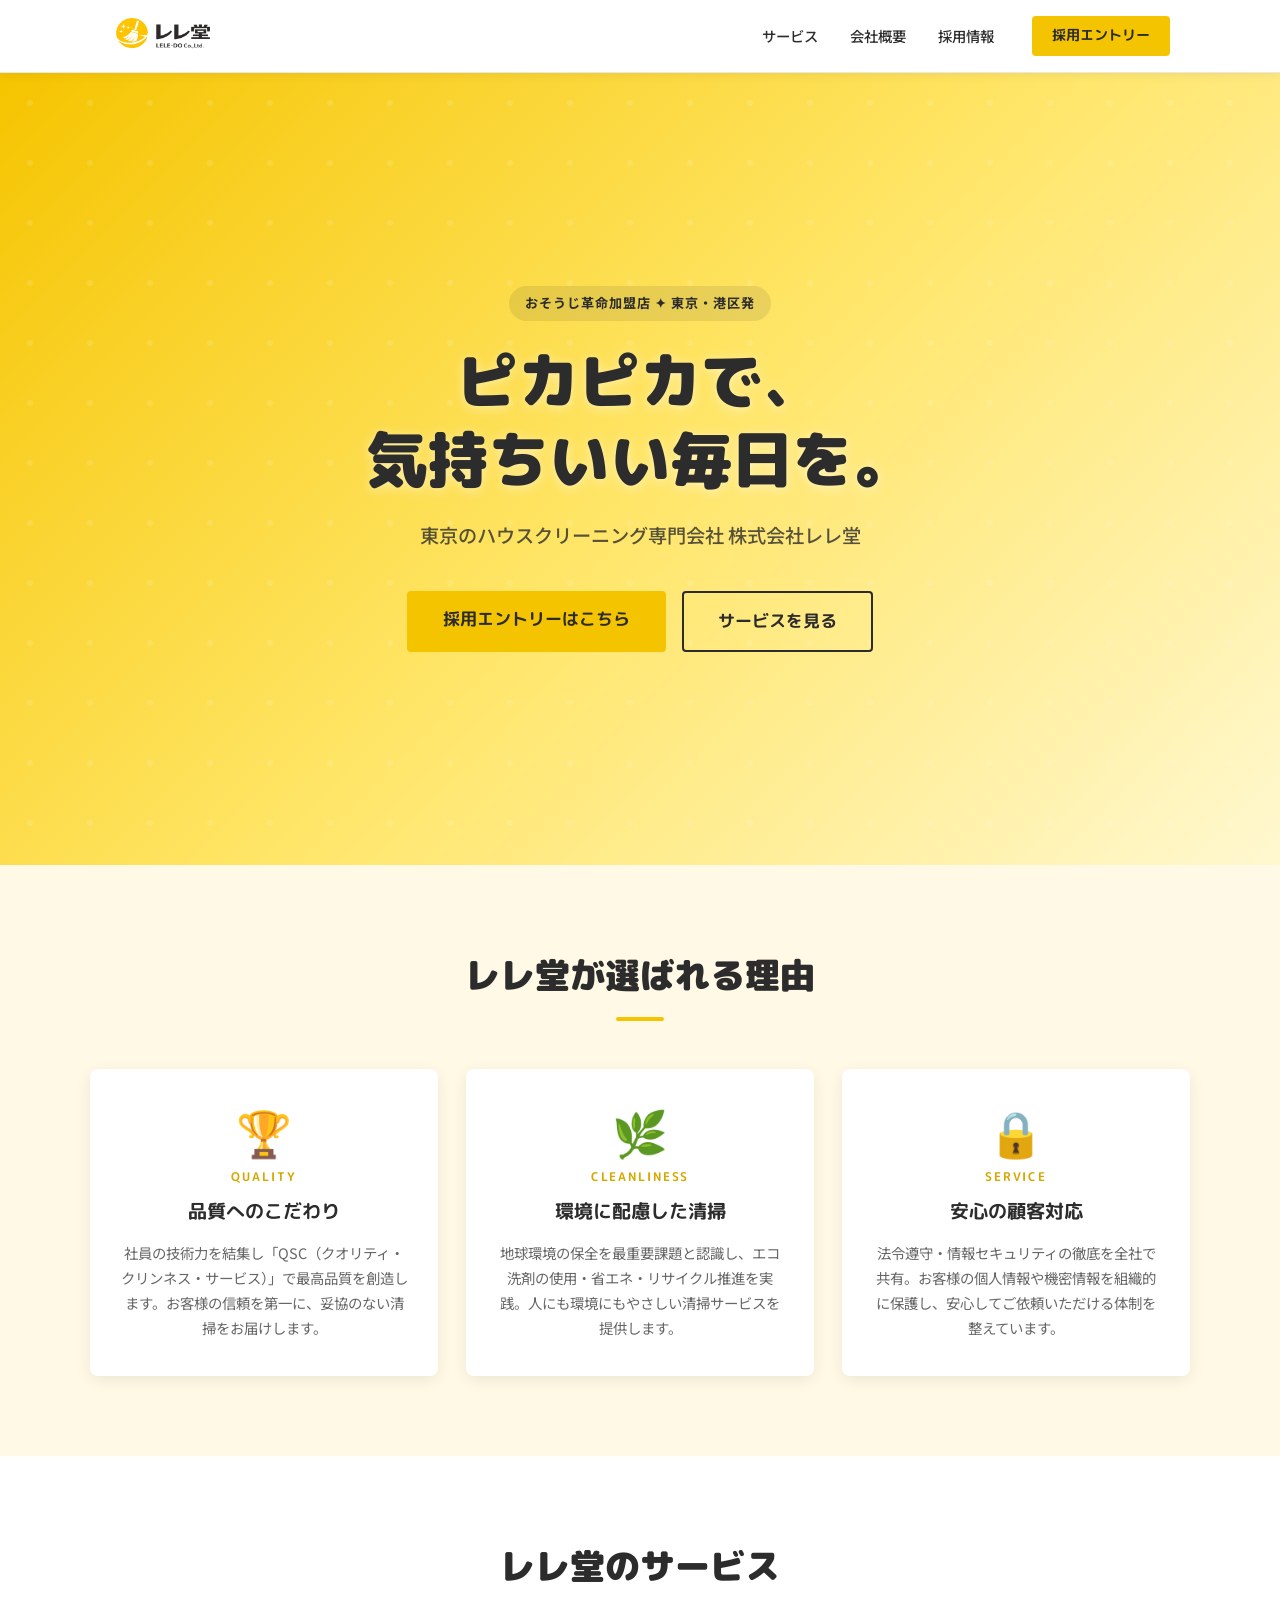
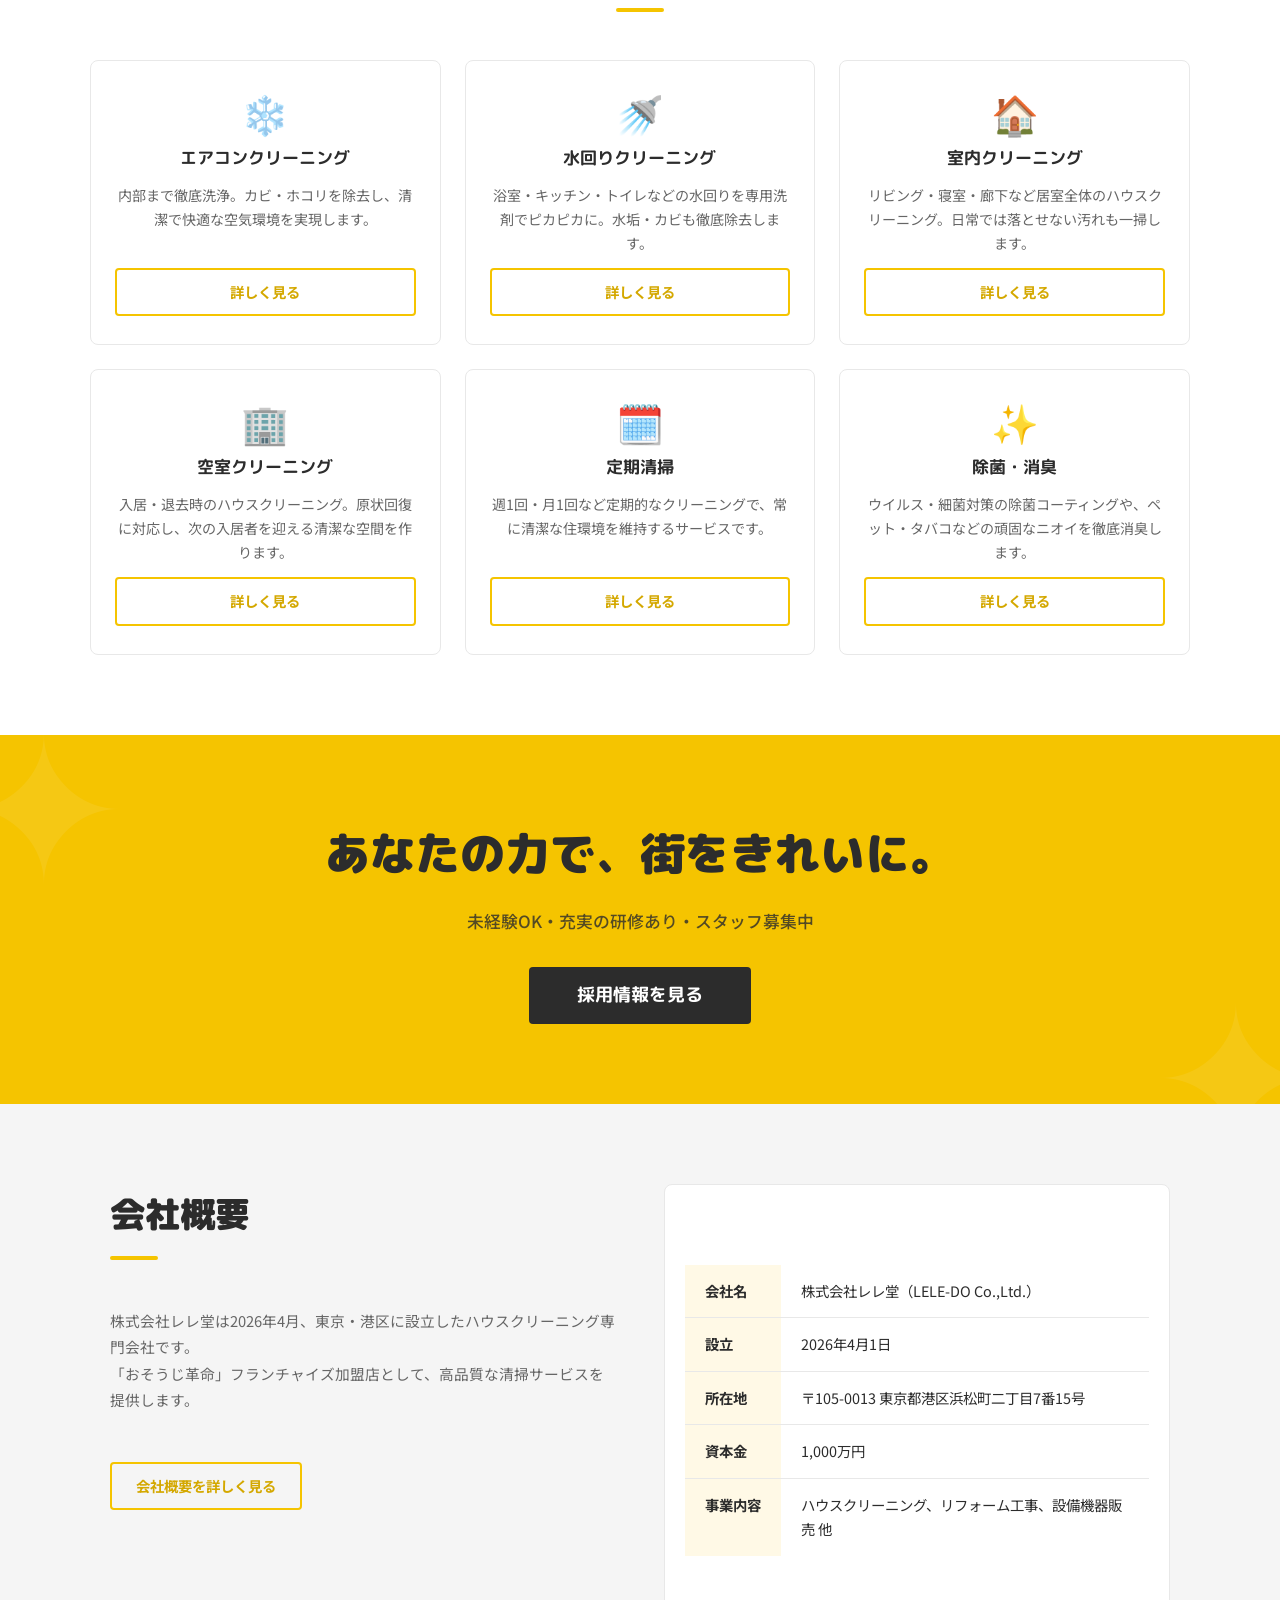
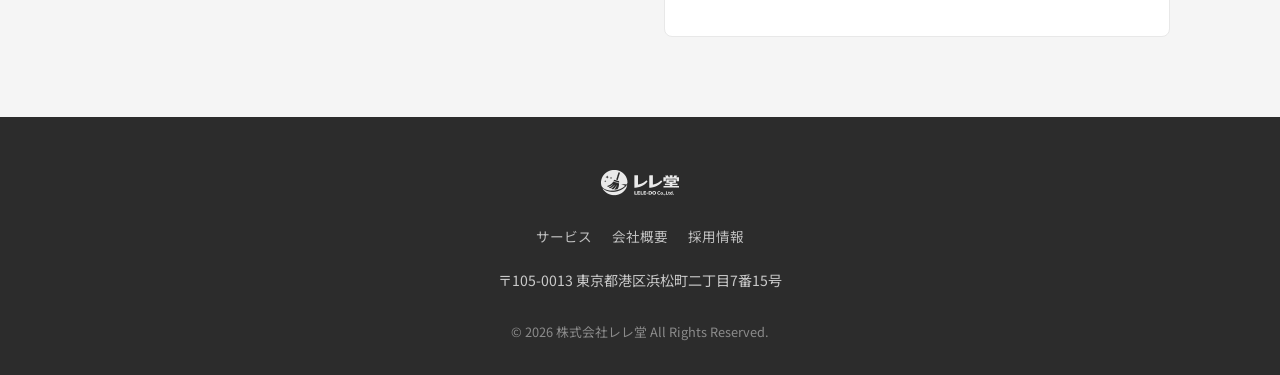
<file: index.html>
<!DOCTYPE html>
<html lang="ja">
<head>
  <meta charset="UTF-8">
  <meta name="viewport" content="width=device-width, initial-scale=1.0">
  <meta name="description" content="株式会社レレ堂は東京を拠点とするハウスクリーニング専門会社です。QSC（クオリティ・クリンネス・サービス）で最高品質の清掃サービスをご提供します。">
  <link rel="icon" href="images/logo_icon.png" type="image/png">
  <title>株式会社レレ堂 | ハウスクリーニング専門 東京</title>
  <link rel="stylesheet" href="css/style.css">
</head>
<body>

  <!-- ===================== ヘッダー ===================== -->
  <header class="site-header">
    <div class="header-inner">
      <a href="index.html" class="logo">
        <img src="images/logo_full.png" alt="レレ堂" height="48">
      </a>
      <nav class="global-nav">
        <ul>
          <li><a href="service.html">サービス</a></li>
          <li><a href="company.html">会社概要</a></li>
          <li><a href="recruit.html">採用情報</a></li>
        </ul>
      </nav>
      <a href="recruit.html#entry" class="btn-primary btn-header-cta">採用エントリー</a>
      <button class="hamburger" aria-label="メニューを開く" aria-expanded="false">☰</button>
    </div>
    <!-- モバイルナビ -->
    <nav class="mobile-nav" aria-label="モバイルメニュー">
      <ul>
        <li><a href="service.html">サービス</a></li>
        <li><a href="company.html">会社概要</a></li>
        <li><a href="recruit.html">採用情報</a></li>
      </ul>
      <a href="recruit.html#entry" class="btn-primary">採用エントリー</a>
    </nav>
  </header>

  <main>

    <!-- ===================== ヒーローセクション ===================== -->
    <section class="hero">
      <div class="hero-inner fade-in">
        <span class="hero-badge">おそうじ革命加盟店 ✦ 東京・港区発</span>
        <h1>ピカピカで、<br>気持ちいい毎日を。</h1>
        <p>東京のハウスクリーニング専門会社 株式会社レレ堂</p>
        <div class="hero-cta">
          <a href="recruit.html#entry" class="btn-primary">採用エントリーはこちら</a>
          <a href="service.html" class="btn-secondary">サービスを見る</a>
        </div>
      </div>
    </section>

    <!-- ===================== 特徴3点セクション ===================== -->
    <section class="features">
      <h2 class="section-title fade-in">レレ堂が選ばれる理由</h2>
      <div class="features-grid">

        <div class="feature-card fade-in fade-in-delay-1">
          <div class="feature-icon">🏆</div>
          <div class="feature-label">Quality</div>
          <h3>品質へのこだわり</h3>
          <p>社員の技術力を結集し「QSC（クオリティ・クリンネス・サービス）」で最高品質を創造します。お客様の信頼を第一に、妥協のない清掃をお届けします。</p>
        </div>

        <div class="feature-card fade-in fade-in-delay-2">
          <div class="feature-icon">🌿</div>
          <div class="feature-label">Cleanliness</div>
          <h3>環境に配慮した清掃</h3>
          <p>地球環境の保全を最重要課題と認識し、エコ洗剤の使用・省エネ・リサイクル推進を実践。人にも環境にもやさしい清掃サービスを提供します。</p>
        </div>

        <div class="feature-card fade-in fade-in-delay-3">
          <div class="feature-icon">🔒</div>
          <div class="feature-label">Service</div>
          <h3>安心の顧客対応</h3>
          <p>法令遵守・情報セキュリティの徹底を全社で共有。お客様の個人情報や機密情報を組織的に保護し、安心してご依頼いただける体制を整えています。</p>
        </div>

      </div>
    </section>

    <!-- ===================== サービス概要セクション ===================== -->
    <section class="services-section">
      <h2 class="section-title fade-in">レレ堂のサービス</h2>
      <div class="services-grid">

        <div class="service-card fade-in fade-in-delay-1">
          <div class="service-icon">❄️</div>
          <h3>エアコンクリーニング</h3>
          <p>内部まで徹底洗浄。カビ・ホコリを除去し、清潔で快適な空気環境を実現します。</p>
          <a href="service.html" class="btn-outline">詳しく見る</a>
        </div>

        <div class="service-card fade-in fade-in-delay-2">
          <div class="service-icon">🚿</div>
          <h3>水回りクリーニング</h3>
          <p>浴室・キッチン・トイレなどの水回りを専用洗剤でピカピカに。水垢・カビも徹底除去します。</p>
          <a href="service.html" class="btn-outline">詳しく見る</a>
        </div>

        <div class="service-card fade-in fade-in-delay-3">
          <div class="service-icon">🏠</div>
          <h3>室内クリーニング</h3>
          <p>リビング・寝室・廊下など居室全体のハウスクリーニング。日常では落とせない汚れも一掃します。</p>
          <a href="service.html" class="btn-outline">詳しく見る</a>
        </div>

        <div class="service-card fade-in fade-in-delay-1">
          <div class="service-icon">🏢</div>
          <h3>空室クリーニング</h3>
          <p>入居・退去時のハウスクリーニング。原状回復に対応し、次の入居者を迎える清潔な空間を作ります。</p>
          <a href="service.html" class="btn-outline">詳しく見る</a>
        </div>

        <div class="service-card fade-in fade-in-delay-2">
          <div class="service-icon">🗓️</div>
          <h3>定期清掃</h3>
          <p>週1回・月1回など定期的なクリーニングで、常に清潔な住環境を維持するサービスです。</p>
          <a href="service.html" class="btn-outline">詳しく見る</a>
        </div>

        <div class="service-card fade-in fade-in-delay-3">
          <div class="service-icon">✨</div>
          <h3>除菌・消臭</h3>
          <p>ウイルス・細菌対策の除菌コーティングや、ペット・タバコなどの頑固なニオイを徹底消臭します。</p>
          <a href="service.html" class="btn-outline">詳しく見る</a>
        </div>

      </div>
    </section>

    <!-- ===================== 採用バナーセクション ===================== -->
    <section class="recruit-banner">
      <div class="recruit-banner-inner fade-in">
        <h2>あなたの力で、街をきれいに。</h2>
        <p>未経験OK・充実の研修あり・スタッフ募集中</p>
        <a href="recruit.html" class="btn-primary">採用情報を見る</a>
      </div>
    </section>

    <!-- ===================== 会社概要（簡易）セクション ===================== -->
    <section class="company-brief">
      <div class="container">
        <div class="company-brief-text fade-in">
          <h2 class="section-title left">会社概要</h2>
          <p style="font-size:0.92rem; color:var(--color-text-light); margin-bottom:24px; line-height:1.8;">
            株式会社レレ堂は2026年4月、東京・港区に設立したハウスクリーニング専門会社です。<br>
            「おそうじ革命」フランチャイズ加盟店として、高品質な清掃サービスを提供します。
          </p>
          <a href="company.html" class="btn-outline company-brief-cta">会社概要を詳しく見る</a>
        </div>

        <div class="fade-in fade-in-delay-2">
          <dl class="company-brief">
            <dt>会社名</dt>
            <dd>株式会社レレ堂（LELE-DO Co.,Ltd.）</dd>
<dt>設立</dt>
            <dd>2026年4月1日</dd>
            <dt>所在地</dt>
            <dd>〒105-0013 東京都港区浜松町二丁目7番15号</dd>
            <dt>資本金</dt>
            <dd>1,000万円</dd>
            <dt>事業内容</dt>
            <dd>ハウスクリーニング、リフォーム工事、設備機器販売 他</dd>
          </dl>
        </div>
      </div>
    </section>

  </main>

  <!-- ===================== フッター ===================== -->
  <footer class="site-footer">
    <div class="footer-inner">
      <img src="images/logo_full.png" alt="レレ堂">
      <nav class="footer-nav">
        <a href="service.html">サービス</a>
        <a href="company.html">会社概要</a>
        <a href="recruit.html">採用情報</a>
      </nav>
      <address>
        〒105-0013 東京都港区浜松町二丁目7番15号<br>
      </address>
      <p class="copyright">&copy; 2026 株式会社レレ堂 All Rights Reserved.</p>
    </div>
  </footer>

  <script src="js/main.js"></script>
</body>
</html>
</file>
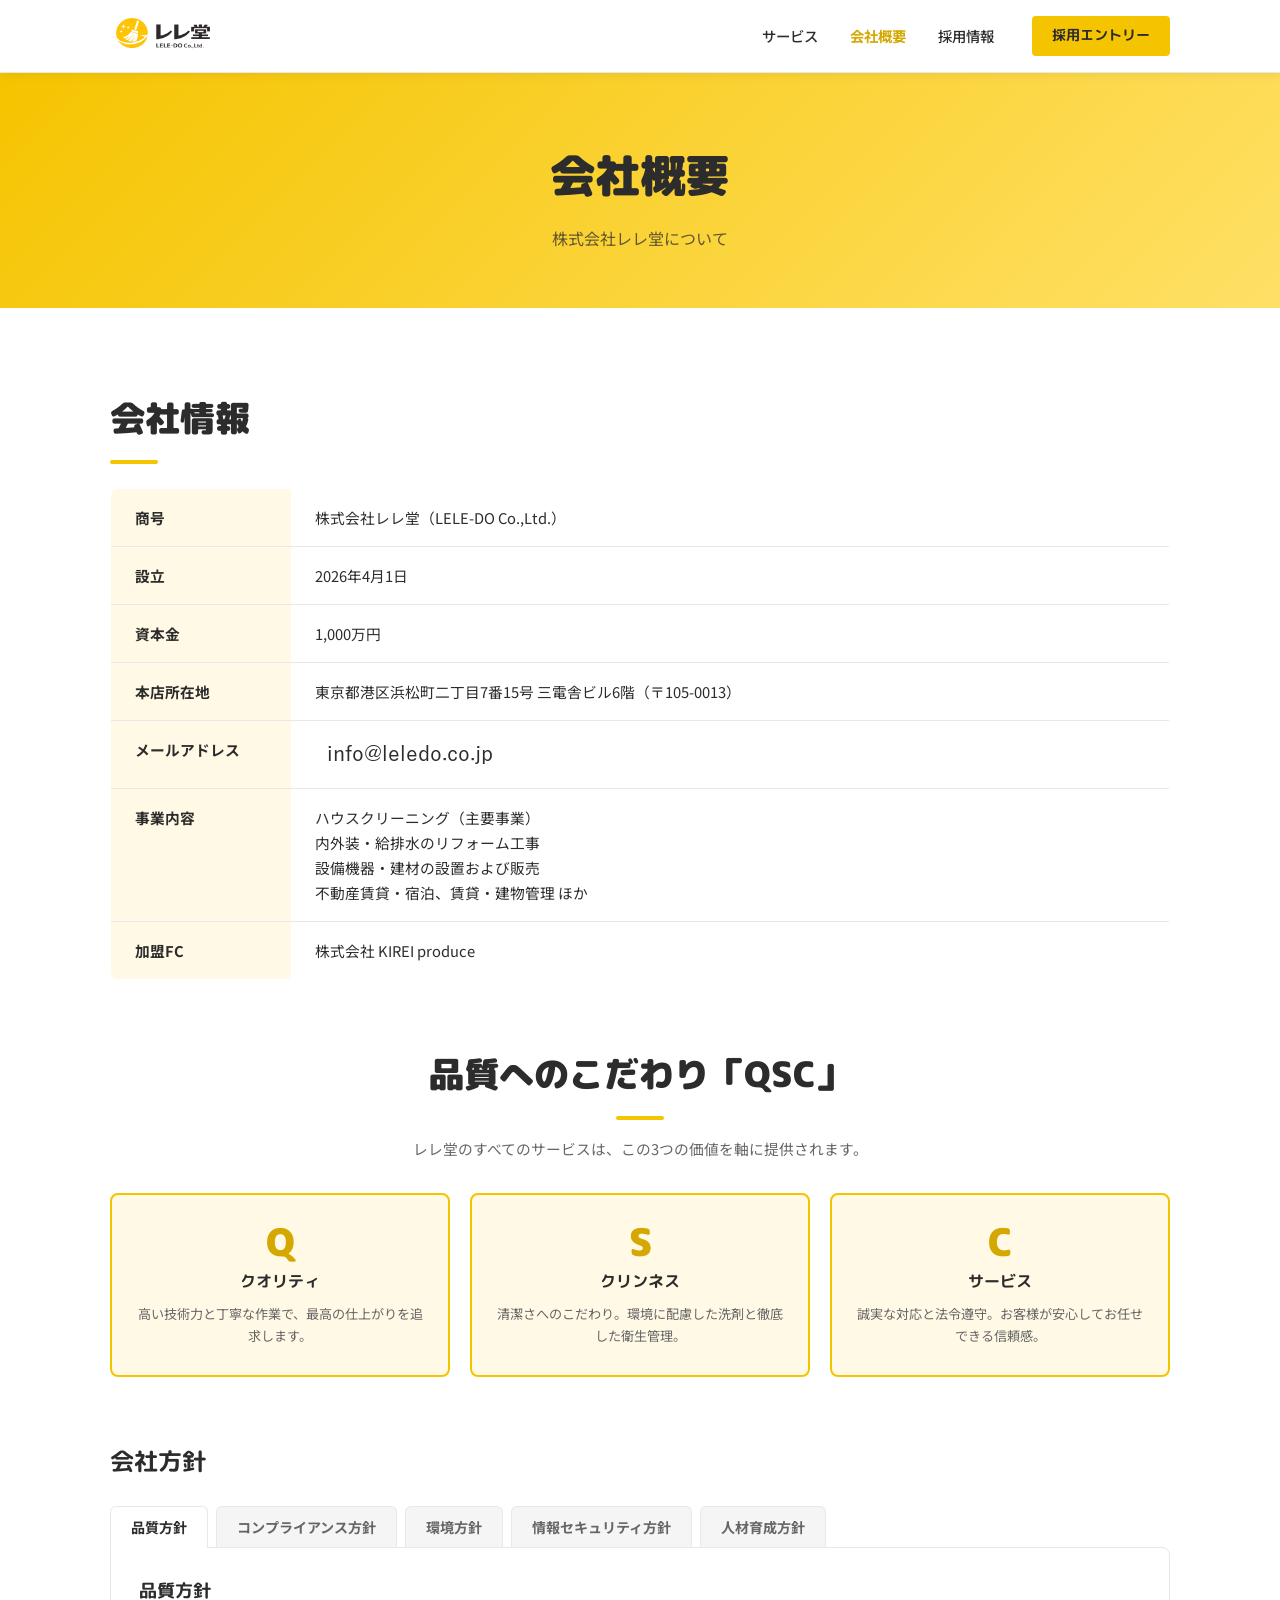
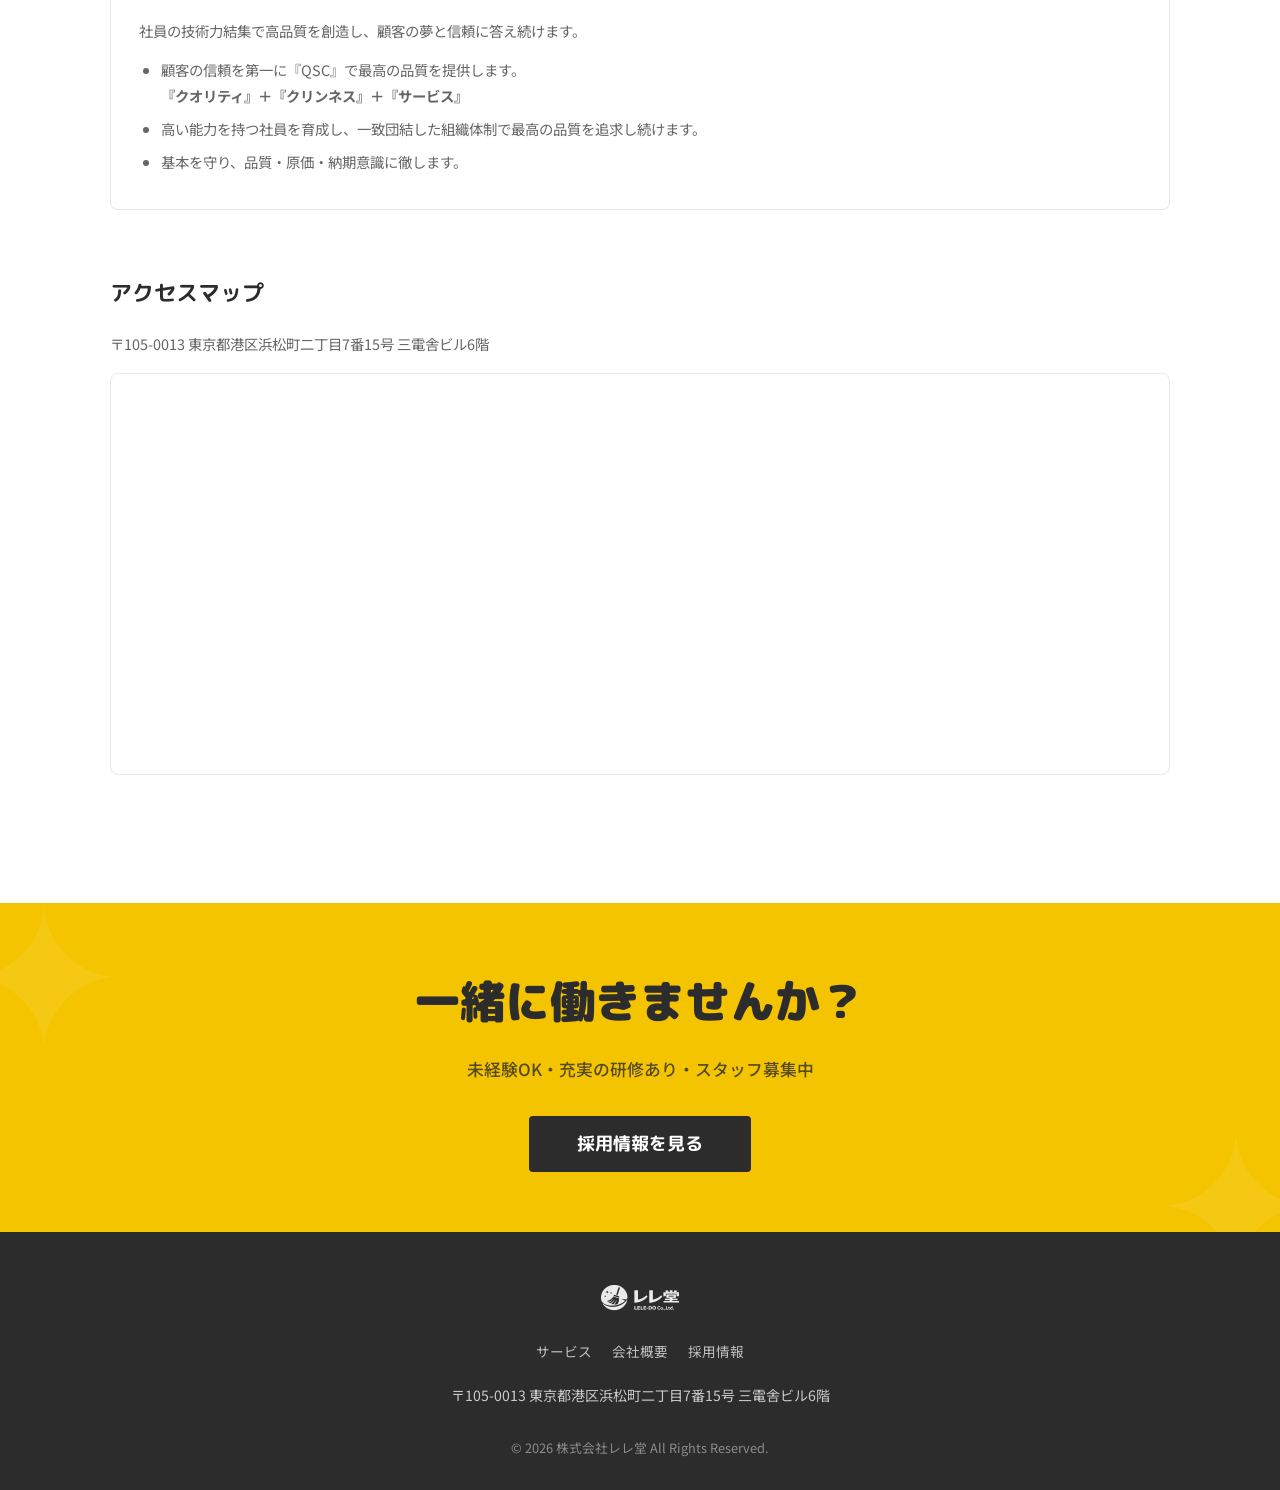
<file: company.html>
<!DOCTYPE html>
<html lang="ja">
<head>
  <meta charset="UTF-8">
  <meta name="viewport" content="width=device-width, initial-scale=1.0">
  <meta name="description" content="株式会社レレ堂の会社概要ページ。会社情報・代表メッセージ・品質方針・コンプライアンス方針・アクセスマップをご確認いただけます。">
  <link rel="icon" href="images/logo_icon.png" type="image/png">
  <title>会社概要 | 株式会社レレ堂</title>
  <link rel="stylesheet" href="css/style.css">
</head>
<body>

  <!-- ===================== ヘッダー ===================== -->
  <header class="site-header">
    <div class="header-inner">
      <a href="index.html" class="logo">
        <img src="images/logo_full.png" alt="レレ堂" height="48">
      </a>
      <nav class="global-nav">
        <ul>
          <li><a href="service.html">サービス</a></li>
          <li><a href="company.html">会社概要</a></li>
          <li><a href="recruit.html">採用情報</a></li>
        </ul>
      </nav>
      <a href="recruit.html#entry" class="btn-primary btn-header-cta">採用エントリー</a>
      <button class="hamburger" aria-label="メニューを開く" aria-expanded="false">☰</button>
    </div>
    <nav class="mobile-nav" aria-label="モバイルメニュー">
      <ul>
        <li><a href="service.html">サービス</a></li>
        <li><a href="company.html">会社概要</a></li>
        <li><a href="recruit.html">採用情報</a></li>
      </ul>
      <a href="recruit.html#entry" class="btn-primary">採用エントリー</a>
    </nav>
  </header>

  <main>

    <!-- ===================== ページヘッダー ===================== -->
    <div class="page-header">
      <h1>会社概要</h1>
      <p>株式会社レレ堂について</p>
    </div>

    <section class="company-overview">
      <div class="container">

        <!-- ===================== 会社情報テーブル ===================== -->
        <h2 class="section-title left fade-in" style="margin-bottom:24px;">会社情報</h2>
        <div class="fade-in" style="margin-bottom:64px;">
          <table class="overview-table">
            <tbody>
              <tr>
                <th>商号</th>
                <td>株式会社レレ堂（LELE-DO Co.,Ltd.）</td>
              </tr>
              <tr>
                <th>設立</th>
                <td>2026年4月1日</td>
              </tr>
              <tr>
                <th>資本金</th>
                <td>1,000万円</td>
              </tr>
              <tr>
                <th>本店所在地</th>
                <td>東京都港区浜松町二丁目7番15号 三電舎ビル6階（〒105-0013）</td>
              </tr>
              <tr>
                <th>メールアドレス</th>
                <td><img src="images/mail_address.png" alt="info@leledo.co.jp" style="vertical-align:middle;"></td>
              </tr>
              <tr>
                <th>事業内容</th>
                <td>
                  ハウスクリーニング（主要事業）<br>
                  内外装・給排水のリフォーム工事<br>
                  設備機器・建材の設置および販売<br>
                  不動産賃貸・宿泊、賃貸・建物管理 ほか
                </td>
              </tr>
              <tr>
                <th>加盟FC</th>
                <td>株式会社 KIREI produce</td>
              </tr>
            </tbody>
          </table>
        </div>

        <!-- ===================== QSCカード ===================== -->
        <h2 class="section-title fade-in">品質へのこだわり「QSC」</h2>
        <p style="text-align:center; font-size:0.92rem; color:var(--color-text-light); margin-bottom:32px; margin-top:-32px;" class="fade-in">
          レレ堂のすべてのサービスは、この3つの価値を軸に提供されます。
        </p>
        <div class="qsc-grid fade-in" style="margin-bottom:64px;">
          <div class="qsc-card">
            <div class="qsc-letter">Q</div>
            <h3>クオリティ</h3>
            <p>高い技術力と丁寧な作業で、最高の仕上がりを追求します。</p>
          </div>
          <div class="qsc-card">
            <div class="qsc-letter">S</div>
            <h3>クリンネス</h3>
            <p>清潔さへのこだわり。環境に配慮した洗剤と徹底した衛生管理。</p>
          </div>
          <div class="qsc-card">
            <div class="qsc-letter">C</div>
            <h3>サービス</h3>
            <p>誠実な対応と法令遵守。お客様が安心してお任せできる信頼感。</p>
          </div>
        </div>

        <!-- ===================== 会社方針タブ ===================== -->
        <div class="policy-section fade-in" style="margin-bottom:64px;">
          <h2>会社方針</h2>

          <div class="policy-tabs" role="tablist">
            <button
              class="policy-tab-btn active"
              data-tab="quality"
              role="tab"
              aria-selected="true"
            >品質方針</button>
            <button
              class="policy-tab-btn"
              data-tab="compliance"
              role="tab"
              aria-selected="false"
            >コンプライアンス方針</button>
            <button
              class="policy-tab-btn"
              data-tab="environment"
              role="tab"
              aria-selected="false"
            >環境方針</button>
            <button
              class="policy-tab-btn"
              data-tab="security"
              role="tab"
              aria-selected="false"
            >情報セキュリティ方針</button>
            <button
              class="policy-tab-btn"
              data-tab="hr"
              role="tab"
              aria-selected="false"
            >人材育成方針</button>
          </div>

          <div class="policy-content active" data-tab="quality" role="tabpanel">
            <h3>品質方針</h3>
            <p>社員の技術力結集で高品質を創造し、顧客の夢と信頼に答え続けます。</p>
            <ul>
              <li>顧客の信頼を第一に『QSC』で最高の品質を提供します。<br>
                <strong>『クオリティ』＋『クリンネス』＋『サービス』</strong></li>
              <li>高い能力を持つ社員を育成し、一致団結した組織体制で最高の品質を追求し続けます。</li>
              <li>基本を守り、品質・原価・納期意識に徹します。</li>
            </ul>
          </div>

          <div class="policy-content" data-tab="compliance" role="tabpanel">
            <h3>コンプライアンス方針</h3>
            <p>法令遵守の社内推進活動を通じ、誠実な企業行動指針を確立します。</p>
            <ul>
              <li>営業上に関連する法令やガイドラインを遵守します。</li>
              <li>業界において知るべき・守るべき法令遵守の取り組みはもちろん、技術会社として、人として、なすべき倫理を意識した法令遵守を実践します。</li>
              <li>社会が、企業が、当社と安心して付き合えるよう、法令遵守の知識と活動を常に全社で共有します。</li>
            </ul>
          </div>

          <div class="policy-content" data-tab="environment" role="tabpanel">
            <h3>環境方針</h3>
            <p>地球環境の保全が人類共通の最重要課題であると認識し、事業活動を通じて環境負荷の低減に努めます。</p>
            <ul>
              <li>環境関連の法令や環境上の規範を遵守します。</li>
              <li>事業活動において、省エネルギー・リサイクルの推進・グリーン購入の推進を重点とした継続的な改善に取り組みます。</li>
              <li>社員一人ひとりが広く社会に目を向け、自覚と責任を持って環境保全活動を遂行できるよう支援します。</li>
            </ul>
          </div>

          <div class="policy-content" data-tab="security" role="tabpanel">
            <h3>情報セキュリティ方針</h3>
            <p>会社運営における情報セキュリティの重要性を全社員で共有し、社会や企業が安心して付き合える組織であり続けます。</p>
            <ul>
              <li>会社運営上に知り得た機密情報は、組織的・人的・物理的・技術的安全措置を講じ、情報の漏洩を防ぎます。</li>
              <li>情報セキュリティにおける法令ならびに規格・規範を遵守するとともに、高い意識のモラルを持ち続けます。</li>
            </ul>
          </div>

          <div class="policy-content" data-tab="hr" role="tabpanel">
            <h3>人材育成の基本方針</h3>
            <p>社員の教育・育成を最も重要な取り組みと位置付けます。</p>
            <ul>
              <li>教育・品質管理・コンプライアンス・ものづくり、それぞれを推進するグループが一体となり、最先端技術の習得のため、教育・育成の基盤を常に維持・向上させます。</li>
              <li>社員は、教育・育成を通じ最先端技術を習得することで、個々の能力のボトムアップを図り、市場に永続的に必要とされる存在となります。</li>
              <li><strong>個人の自立性を第一に考えた</strong>教育プログラムと風土をつくります。</li>
            </ul>
          </div>
        </div>

        <!-- ===================== アクセスマップ ===================== -->
        <div class="map-section fade-in">
          <h2>アクセスマップ</h2>
          <p style="font-size:0.9rem; color:var(--color-text-light); margin-bottom:16px;">
            〒105-0013 東京都港区浜松町二丁目7番15号 三電舎ビル6階
          </p>
          <div class="map-wrapper">
            <iframe
              src="https://www.google.com/maps/embed?pb=!1m18!1m12!1m3!1d3241.9553037937!2d139.75600931525!3d35.65419578020218!2m3!1f0!2f0!3f0!3m2!1i1024!2i768!4f13.1!3m3!1m2!1s0x60188bbd3002a745%3A0x5c7c8e15fc7e9d61!2z5p2x5Lqs6YO95riv5Yy65rWm5p2x55S677yS5LiB55uu77yX4oiS77yR77yV!5e0!3m2!1sja!2sjp!4v1650000000000!5m2!1sja!2sjp"
              height="400"
              style="border:0;"
              allowfullscreen=""
              loading="lazy"
              referrerpolicy="no-referrer-when-downgrade"
              title="株式会社レレ堂 所在地マップ"
            ></iframe>
          </div>
        </div>

      </div>
    </section>

    <!-- ===================== 採用バナー ===================== -->
    <section class="recruit-banner" style="padding:60px 20px;">
      <div class="recruit-banner-inner fade-in">
        <h2>一緒に働きませんか？</h2>
        <p>未経験OK・充実の研修あり・スタッフ募集中</p>
        <a href="recruit.html" class="btn-primary">採用情報を見る</a>
      </div>
    </section>

  </main>

  <!-- ===================== フッター ===================== -->
  <footer class="site-footer">
    <div class="footer-inner">
      <img src="images/logo_full.png" alt="レレ堂">
      <nav class="footer-nav">
        <a href="service.html">サービス</a>
        <a href="company.html">会社概要</a>
        <a href="recruit.html">採用情報</a>
      </nav>
      <address>
        〒105-0013 東京都港区浜松町二丁目7番15号 三電舎ビル6階<br>
      </address>
      <p class="copyright">&copy; 2026 株式会社レレ堂 All Rights Reserved.</p>
    </div>
  </footer>

  <script src="js/main.js"></script>
</body>
</html>
</file>
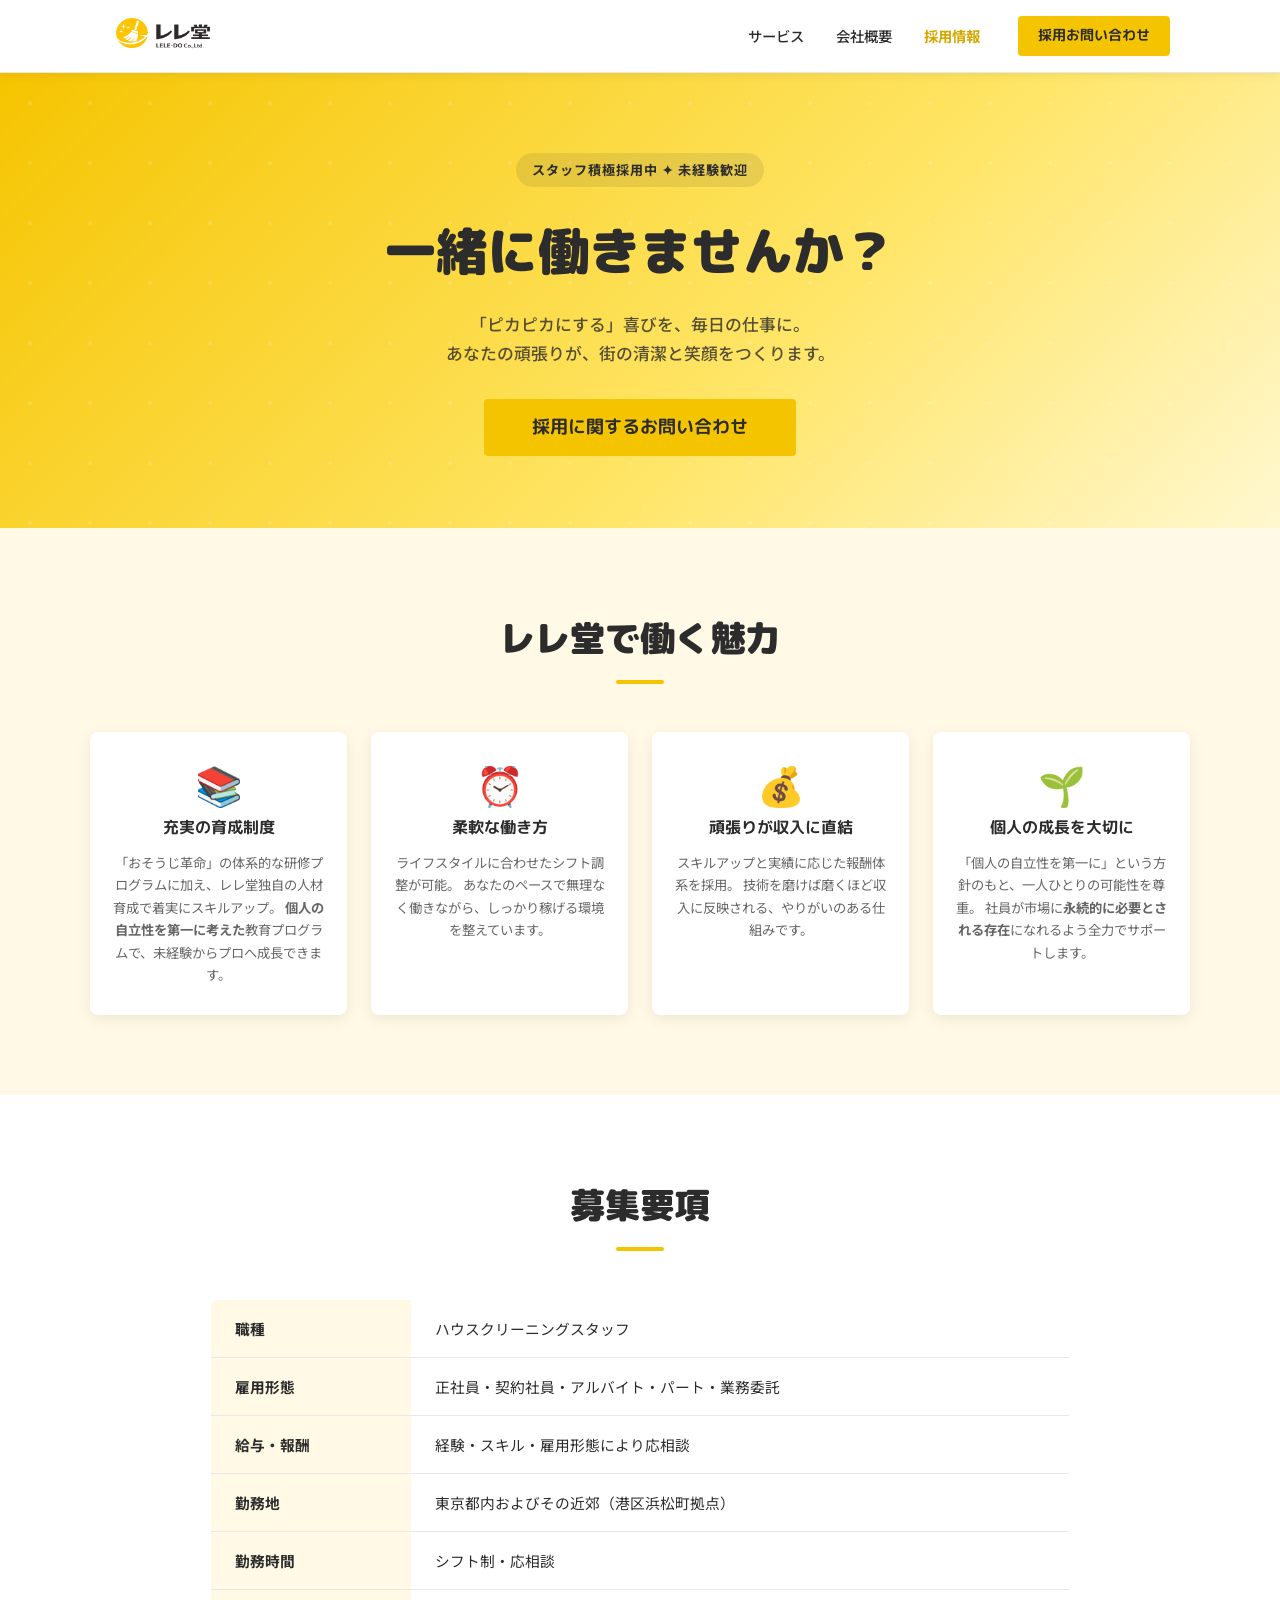
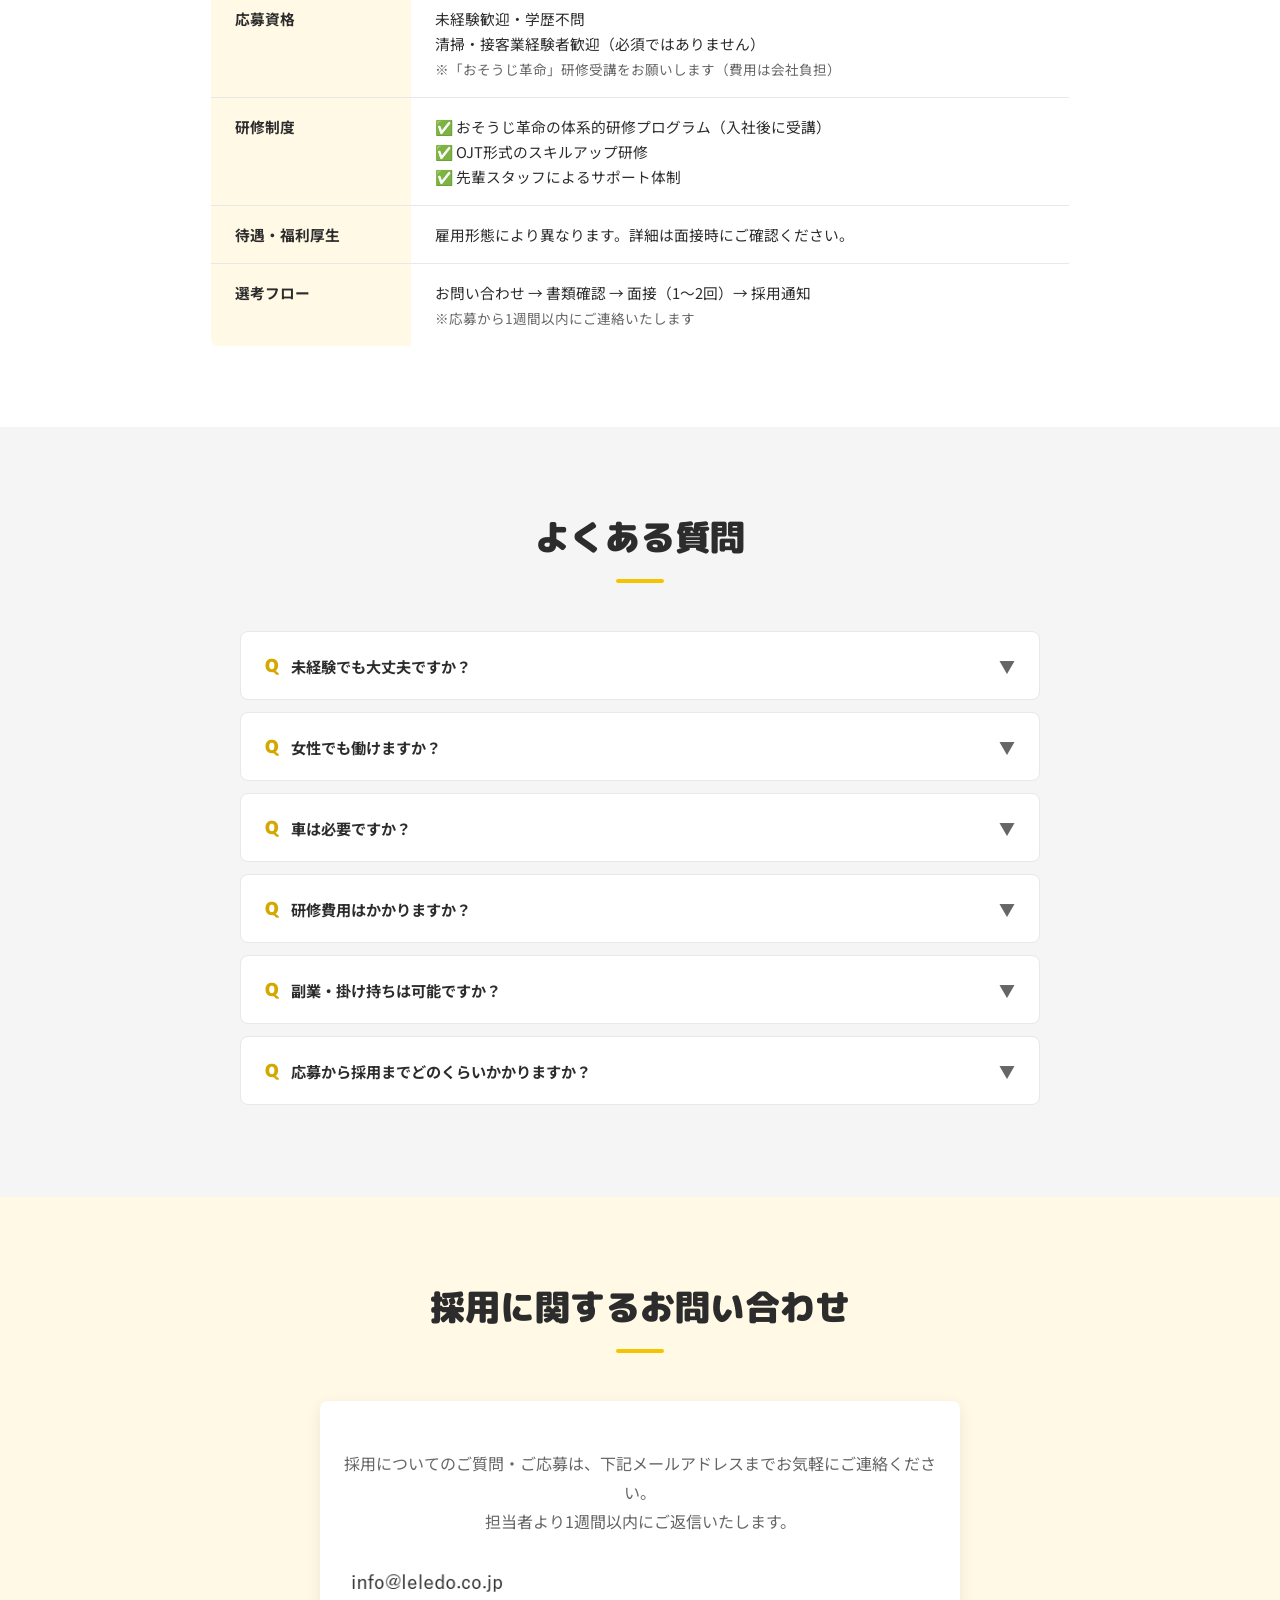
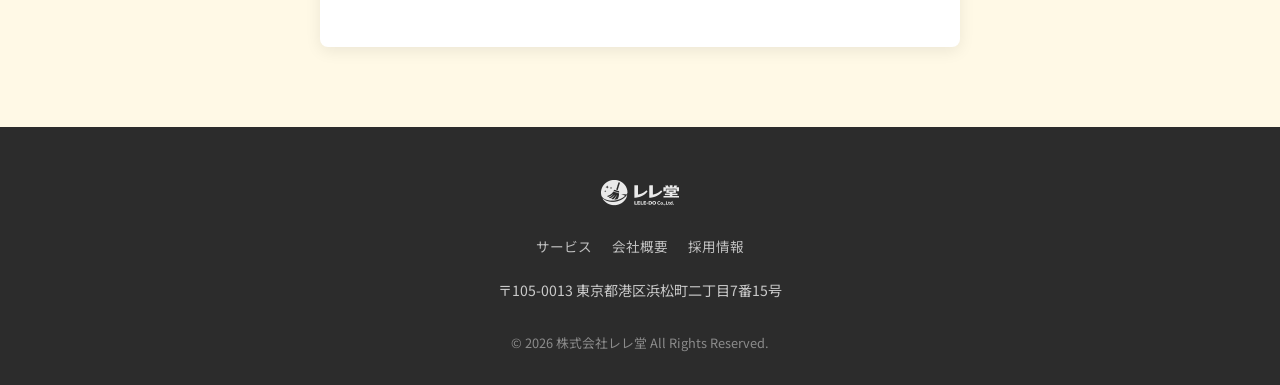
<file: recruit.html>
<!DOCTYPE html>
<html lang="ja">
<head>
  <meta charset="UTF-8">
  <meta name="viewport" content="width=device-width, initial-scale=1.0">
  <meta name="description" content="株式会社レレ堂の採用情報ページ。未経験歓迎・充実の研修制度あり。ハウスクリーニングスタッフ募集中。エントリーはこちら。">
  <link rel="icon" href="images/logo_icon.png" type="image/png">
  <title>採用情報 | 株式会社レレ堂</title>
  <link rel="stylesheet" href="css/style.css">
</head>
<body>

  <!-- ===================== ヘッダー ===================== -->
  <header class="site-header">
    <div class="header-inner">
      <a href="index.html" class="logo">
        <img src="images/logo_full.png" alt="レレ堂" height="48">
      </a>
      <nav class="global-nav">
        <ul>
          <li><a href="service.html">サービス</a></li>
          <li><a href="company.html">会社概要</a></li>
          <li><a href="recruit.html">採用情報</a></li>
        </ul>
      </nav>
      <a href="#contact" class="btn-primary btn-header-cta">採用お問い合わせ</a>
      <button class="hamburger" aria-label="メニューを開く" aria-expanded="false">☰</button>
    </div>
    <nav class="mobile-nav" aria-label="モバイルメニュー">
      <ul>
        <li><a href="service.html">サービス</a></li>
        <li><a href="company.html">会社概要</a></li>
        <li><a href="recruit.html">採用情報</a></li>
      </ul>
      <a href="recruit.html#entry" class="btn-primary">採用エントリー</a>
    </nav>
  </header>

  <main>

    <!-- ===================== 採用ヒーロー ===================== -->
    <section class="recruit-hero">
      <div class="recruit-hero-inner fade-in">
        <span class="hero-badge">スタッフ積極採用中 ✦ 未経験歓迎</span>
        <h1>一緒に働きませんか？</h1>
        <p>
          「ピカピカにする」喜びを、毎日の仕事に。<br>
          あなたの頑張りが、街の清潔と笑顔をつくります。
        </p>
        <a href="#contact" class="btn-primary" style="font-size:1.1rem; padding:16px 48px;">
          採用に関するお問い合わせ
        </a>
      </div>
    </section>

    <!-- ===================== レレ堂で働く魅力 ===================== -->
    <section class="appeal-section">
      <h2 class="section-title fade-in">レレ堂で働く魅力</h2>
      <div class="appeal-grid">

        <div class="appeal-card fade-in fade-in-delay-1">
          <div class="appeal-icon">📚</div>
          <h3>充実の育成制度</h3>
          <p>
            「おそうじ革命」の体系的な研修プログラムに加え、レレ堂独自の人材育成で着実にスキルアップ。
            <strong>個人の自立性を第一に考えた</strong>教育プログラムで、未経験からプロへ成長できます。
          </p>
        </div>

        <div class="appeal-card fade-in fade-in-delay-2">
          <div class="appeal-icon">⏰</div>
          <h3>柔軟な働き方</h3>
          <p>
            ライフスタイルに合わせたシフト調整が可能。
            あなたのペースで無理なく働きながら、しっかり稼げる環境を整えています。
          </p>
        </div>

        <div class="appeal-card fade-in fade-in-delay-3">
          <div class="appeal-icon">💰</div>
          <h3>頑張りが収入に直結</h3>
          <p>
            スキルアップと実績に応じた報酬体系を採用。
            技術を磨けば磨くほど収入に反映される、やりがいのある仕組みです。
          </p>
        </div>

        <div class="appeal-card fade-in fade-in-delay-4">
          <div class="appeal-icon">🌱</div>
          <h3>個人の成長を大切に</h3>
          <p>
            「個人の自立性を第一に」という方針のもと、一人ひとりの可能性を尊重。
            社員が市場に<strong>永続的に必要とされる存在</strong>になれるよう全力でサポートします。
          </p>
        </div>

      </div>
    </section>

    <!-- ===================== 募集要項 ===================== -->
    <section class="job-section">
      <div style="max-width:900px; margin:0 auto; padding:0 20px;">
        <h2 class="section-title fade-in">募集要項</h2>

        <div class="fade-in">
          <table class="job-table">
            <tbody>
              <tr>
                <th>職種</th>
                <td>ハウスクリーニングスタッフ</td>
              </tr>
              <tr>
                <th>雇用形態</th>
                <td>正社員・契約社員・アルバイト・パート・業務委託</td>
              </tr>
              <tr>
                <th>給与・報酬</th>
                <td>経験・スキル・雇用形態により応相談</td>
              </tr>
              <tr>
                <th>勤務地</th>
                <td>東京都内およびその近郊（港区浜松町拠点）</td>
              </tr>
              <tr>
                <th>勤務時間</th>
                <td>シフト制・応相談</td>
              </tr>
              <tr>
                <th>応募資格</th>
                <td>
                  未経験歓迎・学歴不問<br>
                  清掃・接客業経験者歓迎（必須ではありません）<br>
                  <span style="font-size:0.85rem; color:var(--color-text-light);">
                    ※「おそうじ革命」研修受講をお願いします（費用は会社負担）
                  </span>
                </td>
              </tr>
              <tr>
                <th>研修制度</th>
                <td>
                  ✅ おそうじ革命の体系的研修プログラム（入社後に受講）<br>
                  ✅ OJT形式のスキルアップ研修<br>
                  ✅ 先輩スタッフによるサポート体制
                </td>
              </tr>
              <tr>
                <th>待遇・福利厚生</th>
                <td>雇用形態により異なります。詳細は面接時にご確認ください。</td>
              </tr>
              <tr>
                <th>選考フロー</th>
                <td>
                  お問い合わせ → 書類確認 → 面接（1〜2回）→ 採用通知<br>
                  <span style="font-size:0.85rem; color:var(--color-text-light);">
                    ※応募から1週間以内にご連絡いたします
                  </span>
                </td>
              </tr>
            </tbody>
          </table>
        </div>
      </div>
    </section>

    <!-- ===================== よくある質問（FAQ） ===================== -->
    <section class="faq-section">
      <h2 class="section-title fade-in">よくある質問</h2>

      <div class="faq-list fade-in">

        <div class="faq-item">
          <button class="faq-question" aria-expanded="false">
            <span class="faq-q-mark">Q</span>
            <span style="flex:1;">未経験でも大丈夫ですか？</span>
            <span class="faq-chevron">▼</span>
          </button>
          <div class="faq-answer" role="region">
            <div class="faq-answer-inner">
              はい、まったく問題ありません。入社後は「おそうじ革命」の体系的な研修プログラムを受講していただきます。プロの清掃技術をゼロから習得できる体制を整えていますので、未経験の方も安心してスタートできます。現在活躍しているスタッフも、多くが未経験から始めています。
            </div>
          </div>
        </div>

        <div class="faq-item">
          <button class="faq-question" aria-expanded="false">
            <span class="faq-q-mark">Q</span>
            <span style="flex:1;">女性でも働けますか？</span>
            <span class="faq-chevron">▼</span>
          </button>
          <div class="faq-answer" role="region">
            <div class="faq-answer-inner">
              はい、歓迎します。女性のお客様からも「女性スタッフに来てほしい」というご要望をいただくことが多く、女性スタッフが活躍しやすい職場環境づくりを進めています。勤務時間・シフトもご相談可能ですので、育児や家事と両立しながら働いている方もいらっしゃいます。
            </div>
          </div>
        </div>

        <div class="faq-item">
          <button class="faq-question" aria-expanded="false">
            <span class="faq-q-mark">Q</span>
            <span style="flex:1;">車は必要ですか？</span>
            <span class="faq-chevron">▼</span>
          </button>
          <div class="faq-answer" role="region">
            <div class="faq-answer-inner">
              勤務地や担当エリアにより異なります。詳細は面接時にお気軽にご相談ください。
            </div>
          </div>
        </div>

        <div class="faq-item">
          <button class="faq-question" aria-expanded="false">
            <span class="faq-q-mark">Q</span>
            <span style="flex:1;">研修費用はかかりますか？</span>
            <span class="faq-chevron">▼</span>
          </button>
          <div class="faq-answer" role="region">
            <div class="faq-answer-inner">
              「おそうじ革命」の研修費用は会社が負担します。入社後に必要な道具・資材についても会社が用意しますので、手ぶらでスタートいただけます。安心してご応募ください。
            </div>
          </div>
        </div>

        <div class="faq-item">
          <button class="faq-question" aria-expanded="false">
            <span class="faq-q-mark">Q</span>
            <span style="flex:1;">副業・掛け持ちは可能ですか？</span>
            <span class="faq-chevron">▼</span>
          </button>
          <div class="faq-answer" role="region">
            <div class="faq-answer-inner">
              雇用形態によりご相談可能です。面接時にお気軽にご相談ください。一人ひとりの状況に合わせた働き方を一緒に考えます。
            </div>
          </div>
        </div>

        <div class="faq-item">
          <button class="faq-question" aria-expanded="false">
            <span class="faq-q-mark">Q</span>
            <span style="flex:1;">応募から採用までどのくらいかかりますか？</span>
            <span class="faq-chevron">▼</span>
          </button>
          <div class="faq-answer" role="region">
            <div class="faq-answer-inner">
              エントリー後、1週間以内にご連絡いたします。書類確認 → 面接（1〜2回）→ 採用通知という流れで、概ね2〜3週間程度でご入社いただける方が多いです。お急ぎの場合はお気軽にお申し付けください。
            </div>
          </div>
        </div>

      </div>
    </section>

    <!-- ===================== 採用お問い合わせ ===================== -->
    <section class="entry-section" id="contact">
      <h2 class="section-title fade-in">採用に関するお問い合わせ</h2>
      <div class="form-wrapper fade-in" style="text-align:center; padding:48px 20px;">
        <p style="font-size:1rem; color:var(--color-text-light); margin-bottom:32px; line-height:1.8;">
          採用についてのご質問・ご応募は、下記メールアドレスまでお気軽にご連絡ください。<br>
          担当者より1週間以内にご返信いたします。
        </p>
        <img src="images/mail_address.png" alt="info@leledo.co.jp" style="height:2em; vertical-align:middle;">
      </div>
    </section>

  </main>

  <!-- ===================== フッター ===================== -->
  <footer class="site-footer">
    <div class="footer-inner">
      <img src="images/logo_full.png" alt="レレ堂">
      <nav class="footer-nav">
        <a href="service.html">サービス</a>
        <a href="company.html">会社概要</a>
        <a href="recruit.html">採用情報</a>
      </nav>
      <address>
        〒105-0013 東京都港区浜松町二丁目7番15号<br>
      </address>
      <p class="copyright">&copy; 2026 株式会社レレ堂 All Rights Reserved.</p>
    </div>
  </footer>

  <script src="js/main.js"></script>
</body>
</html>
</file>
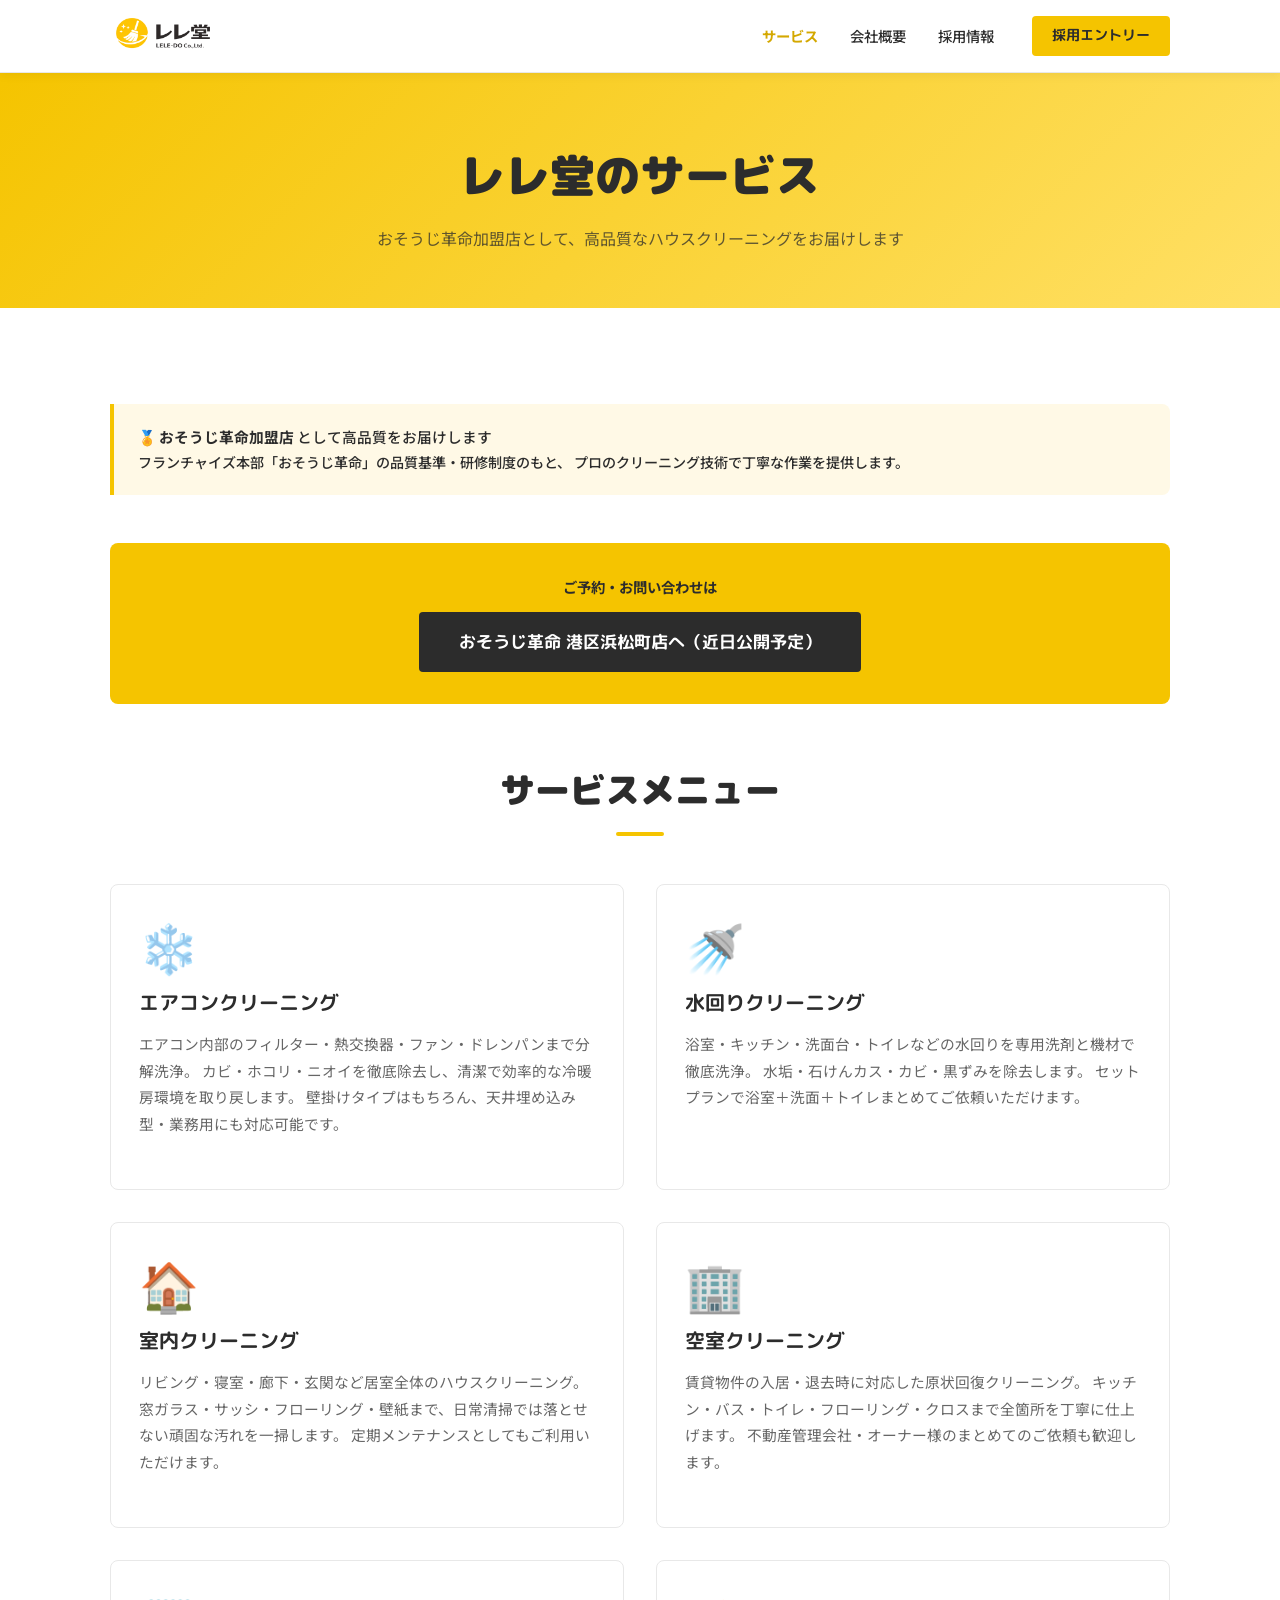
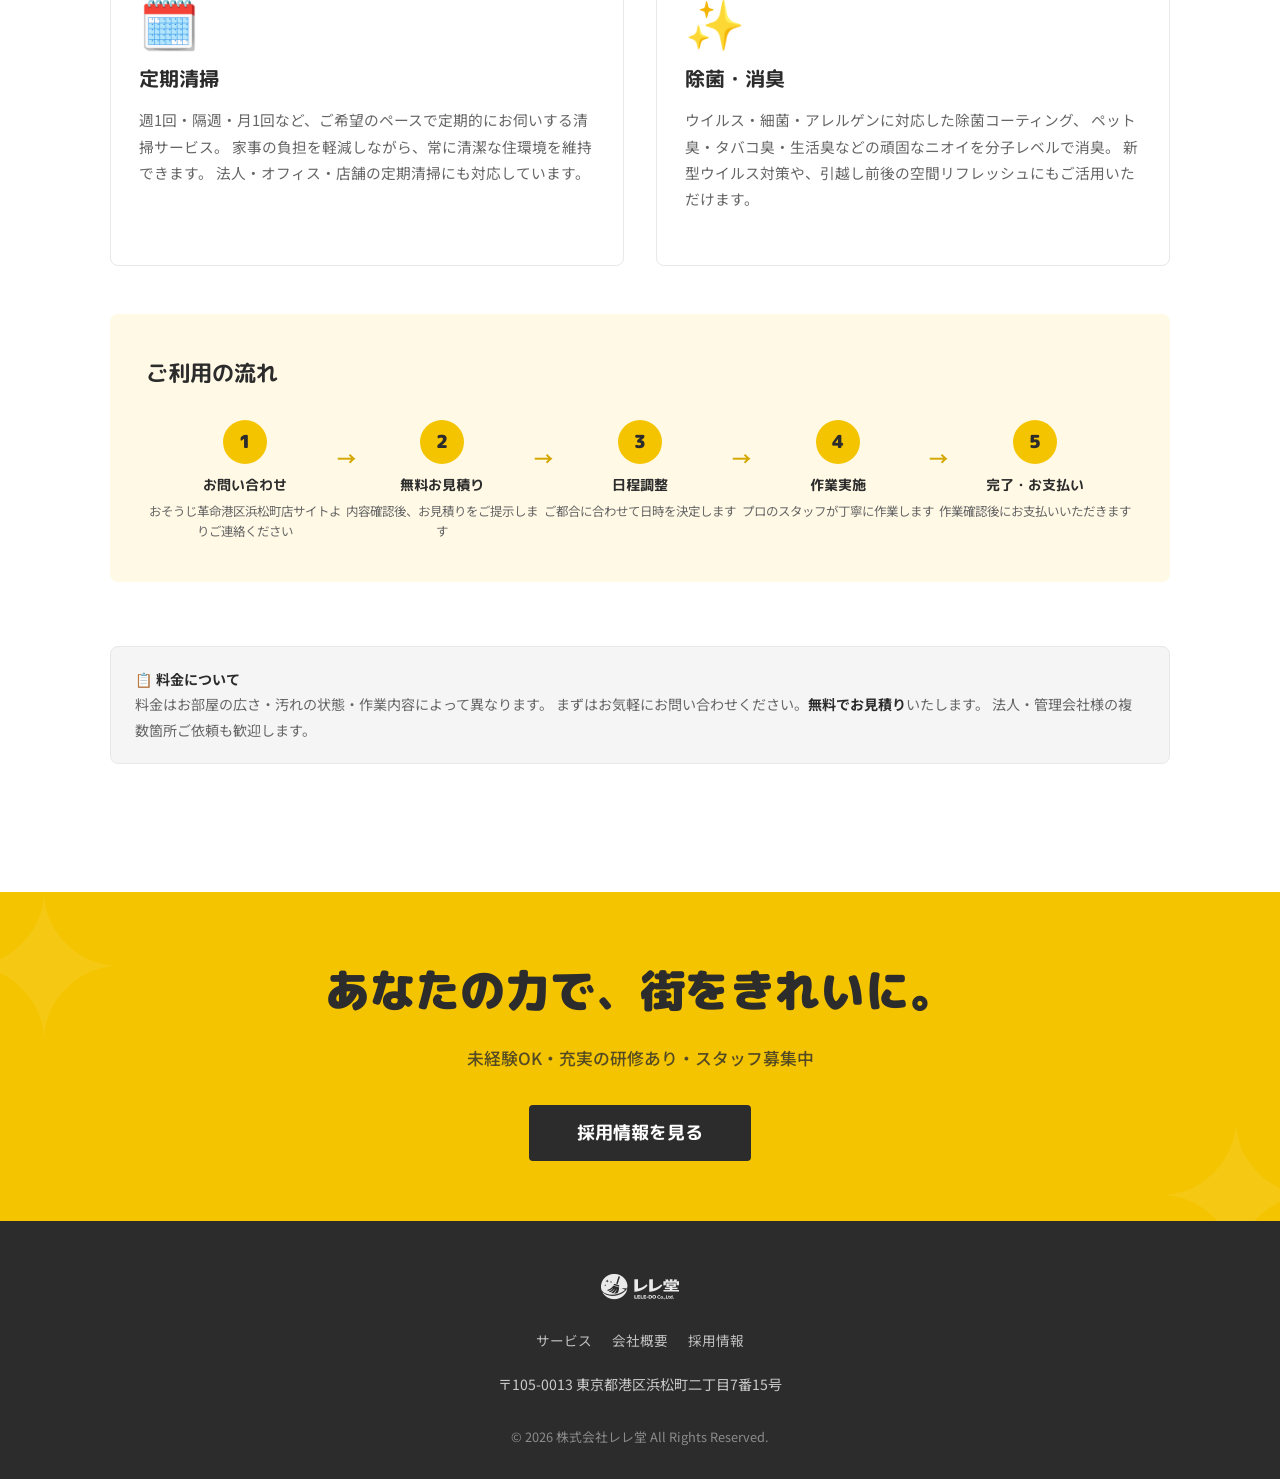
<file: service.html>
<!DOCTYPE html>
<html lang="ja">
<head>
  <meta charset="UTF-8">
  <meta name="viewport" content="width=device-width, initial-scale=1.0">
  <meta name="description" content="株式会社レレ堂のハウスクリーニングサービス一覧。エアコン・水回り・室内・空室・定期清掃・除菌消臭など、幅広いサービスをご提供します。">
  <link rel="icon" href="images/logo_icon.png" type="image/png">
  <title>サービス案内 | 株式会社レレ堂</title>
  <link rel="stylesheet" href="css/style.css">
  <style>
    /* service.html 追加スタイル */
    .service-flow {
      background: var(--color-bg-light);
      border-radius: var(--border-radius);
      padding: 40px 36px;
      margin-bottom: 64px;
    }

    .service-flow h2 {
      font-family: var(--font-heading);
      font-size: 1.4rem;
      font-weight: 700;
      margin-bottom: 28px;
      color: var(--color-text);
    }

    .flow-steps {
      display: flex;
      align-items: flex-start;
      gap: 0;
      flex-wrap: wrap;
    }

    .flow-step {
      flex: 1;
      min-width: 150px;
      text-align: center;
      position: relative;
    }

    .flow-step:not(:last-child)::after {
      content: '→';
      position: absolute;
      right: -12px;
      top: 22px;
      font-size: 1.2rem;
      color: var(--color-primary-dark);
      font-weight: 700;
    }

    .flow-num {
      display: inline-flex;
      align-items: center;
      justify-content: center;
      width: 44px;
      height: 44px;
      background: var(--color-primary);
      color: var(--color-text);
      border-radius: 50%;
      font-family: var(--font-heading);
      font-weight: 900;
      font-size: 1.1rem;
      margin-bottom: 10px;
    }

    .flow-step h3 {
      font-size: 0.88rem;
      font-weight: 700;
      margin-bottom: 4px;
      font-family: var(--font-heading);
    }

    .flow-step p {
      font-size: 0.78rem;
      color: var(--color-text-light);
      line-height: 1.6;
    }

    .price-note {
      background: var(--color-bg-gray);
      border: 1px solid var(--color-border);
      border-radius: var(--border-radius);
      padding: 20px 24px;
      font-size: 0.88rem;
      color: var(--color-text-light);
      line-height: 1.8;
      margin-bottom: 48px;
    }

    .price-note strong {
      color: var(--color-text);
    }

    @media (max-width: 767px) {
      .flow-steps {
        flex-direction: column;
        gap: 16px;
      }
      .flow-step:not(:last-child)::after {
        content: '↓';
        right: auto;
        top: auto;
        bottom: -20px;
        left: 50%;
        transform: translateX(-50%);
      }
      .flow-step {
        display: flex;
        align-items: center;
        gap: 16px;
        text-align: left;
      }
      .flow-num {
        flex-shrink: 0;
        margin-bottom: 0;
      }
    }
  </style>
</head>
<body>

  <!-- ===================== ヘッダー ===================== -->
  <header class="site-header">
    <div class="header-inner">
      <a href="index.html" class="logo">
        <img src="images/logo_full.png" alt="レレ堂" height="48">
      </a>
      <nav class="global-nav">
        <ul>
          <li><a href="service.html">サービス</a></li>
          <li><a href="company.html">会社概要</a></li>
          <li><a href="recruit.html">採用情報</a></li>
        </ul>
      </nav>
      <a href="recruit.html#entry" class="btn-primary btn-header-cta">採用エントリー</a>
      <button class="hamburger" aria-label="メニューを開く" aria-expanded="false">☰</button>
    </div>
    <nav class="mobile-nav" aria-label="モバイルメニュー">
      <ul>
        <li><a href="service.html">サービス</a></li>
        <li><a href="company.html">会社概要</a></li>
        <li><a href="recruit.html">採用情報</a></li>
      </ul>
      <a href="recruit.html#entry" class="btn-primary">採用エントリー</a>
    </nav>
  </header>

  <main>

    <!-- ===================== ページヘッダー ===================== -->
    <div class="page-header">
      <h1>レレ堂のサービス</h1>
      <p>おそうじ革命加盟店として、高品質なハウスクリーニングをお届けします</p>
    </div>

    <section class="services-detail">
      <div class="container">

        <!-- おそうじ革命バッジ -->
        <div class="fc-notice fade-in" style="margin-bottom:48px;">
          🏅 <strong>おそうじ革命加盟店</strong> として高品質をお届けします<br>
          <span style="font-size:0.88rem;">
            フランチャイズ本部「おそうじ革命」の品質基準・研修制度のもと、
            プロのクリーニング技術で丁寧な作業を提供します。
          </span>
        </div>

        <!-- おそうじ革命港区浜松町店 バナー -->
        <div class="fade-in" style="
          background: var(--color-primary);
          border-radius: var(--border-radius);
          padding: 32px 36px;
          text-align: center;
          margin-bottom: 56px;
        ">
          <p style="font-size:0.9rem; font-weight:700; margin-bottom:12px; color:var(--color-text);">
            ご予約・お問い合わせは
          </p>
          <a href="#" style="
            display: inline-block;
            background: var(--color-text);
            color: #fff;
            font-family: var(--font-heading);
            font-weight: 700;
            font-size: 1.05rem;
            padding: 16px 40px;
            border-radius: 4px;
            text-decoration: none;
            transition: opacity 0.2s;
          " onmouseover="this.style.opacity='.8'" onmouseout="this.style.opacity='1'">
            おそうじ革命 港区浜松町店へ（近日公開予定）
          </a>
        </div>

        <!-- ===================== サービス詳細カード ===================== -->
        <h2 class="section-title fade-in">サービスメニュー</h2>

        <div class="service-detail-grid">

          <div class="service-detail-card fade-in fade-in-delay-1">
            <div class="service-icon">❄️</div>
            <h3>エアコンクリーニング</h3>
            <p>
              エアコン内部のフィルター・熱交換器・ファン・ドレンパンまで分解洗浄。
              カビ・ホコリ・ニオイを徹底除去し、清潔で効率的な冷暖房環境を取り戻します。
              壁掛けタイプはもちろん、天井埋め込み型・業務用にも対応可能です。
            </p>
          </div>

          <div class="service-detail-card fade-in fade-in-delay-2">
            <div class="service-icon">🚿</div>
            <h3>水回りクリーニング</h3>
            <p>
              浴室・キッチン・洗面台・トイレなどの水回りを専用洗剤と機材で徹底洗浄。
              水垢・石けんカス・カビ・黒ずみを除去します。
              セットプランで浴室＋洗面＋トイレまとめてご依頼いただけます。
            </p>
          </div>

          <div class="service-detail-card fade-in fade-in-delay-1">
            <div class="service-icon">🏠</div>
            <h3>室内クリーニング</h3>
            <p>
              リビング・寝室・廊下・玄関など居室全体のハウスクリーニング。
              窓ガラス・サッシ・フローリング・壁紙まで、日常清掃では落とせない頑固な汚れを一掃します。
              定期メンテナンスとしてもご利用いただけます。
            </p>
          </div>

          <div class="service-detail-card fade-in fade-in-delay-2">
            <div class="service-icon">🏢</div>
            <h3>空室クリーニング</h3>
            <p>
              賃貸物件の入居・退去時に対応した原状回復クリーニング。
              キッチン・バス・トイレ・フローリング・クロスまで全箇所を丁寧に仕上げます。
              不動産管理会社・オーナー様のまとめてのご依頼も歓迎します。
            </p>
          </div>

          <div class="service-detail-card fade-in fade-in-delay-1">
            <div class="service-icon">🗓️</div>
            <h3>定期清掃</h3>
            <p>
              週1回・隔週・月1回など、ご希望のペースで定期的にお伺いする清掃サービス。
              家事の負担を軽減しながら、常に清潔な住環境を維持できます。
              法人・オフィス・店舗の定期清掃にも対応しています。
            </p>
          </div>

          <div class="service-detail-card fade-in fade-in-delay-2">
            <div class="service-icon">✨</div>
            <h3>除菌・消臭</h3>
            <p>
              ウイルス・細菌・アレルゲンに対応した除菌コーティング、
              ペット臭・タバコ臭・生活臭などの頑固なニオイを分子レベルで消臭。
              新型ウイルス対策や、引越し前後の空間リフレッシュにもご活用いただけます。
            </p>
          </div>

        </div>

        <!-- ===================== ご利用の流れ ===================== -->
        <div class="service-flow fade-in">
          <h2>ご利用の流れ</h2>
          <div class="flow-steps">
            <div class="flow-step">
              <div class="flow-num">1</div>
              <h3>お問い合わせ</h3>
              <p>おそうじ革命港区浜松町店サイトよりご連絡ください</p>
            </div>
            <div class="flow-step">
              <div class="flow-num">2</div>
              <h3>無料お見積り</h3>
              <p>内容確認後、お見積りをご提示します</p>
            </div>
            <div class="flow-step">
              <div class="flow-num">3</div>
              <h3>日程調整</h3>
              <p>ご都合に合わせて日時を決定します</p>
            </div>
            <div class="flow-step">
              <div class="flow-num">4</div>
              <h3>作業実施</h3>
              <p>プロのスタッフが丁寧に作業します</p>
            </div>
            <div class="flow-step">
              <div class="flow-num">5</div>
              <h3>完了・お支払い</h3>
              <p>作業確認後にお支払いいただきます</p>
            </div>
          </div>
        </div>

        <!-- ===================== 料金について ===================== -->
        <div class="price-note fade-in">
          <strong>📋 料金について</strong><br>
          料金はお部屋の広さ・汚れの状態・作業内容によって異なります。
          まずはお気軽にお問い合わせください。<strong>無料でお見積り</strong>いたします。
          法人・管理会社様の複数箇所ご依頼も歓迎します。
        </div>


      </div>
    </section>

    <!-- ===================== 採用バナー ===================== -->
    <section class="recruit-banner" style="padding:60px 20px;">
      <div class="recruit-banner-inner fade-in">
        <h2>あなたの力で、街をきれいに。</h2>
        <p>未経験OK・充実の研修あり・スタッフ募集中</p>
        <a href="recruit.html" class="btn-primary">採用情報を見る</a>
      </div>
    </section>

  </main>

  <!-- ===================== フッター ===================== -->
  <footer class="site-footer">
    <div class="footer-inner">
      <img src="images/logo_full.png" alt="レレ堂">
      <nav class="footer-nav">
        <a href="service.html">サービス</a>
        <a href="company.html">会社概要</a>
        <a href="recruit.html">採用情報</a>
      </nav>
      <address>
        〒105-0013 東京都港区浜松町二丁目7番15号<br>
      </address>
      <p class="copyright">&copy; 2026 株式会社レレ堂 All Rights Reserved.</p>
    </div>
  </footer>

  <script src="js/main.js"></script>
</body>
</html>
</file>
<file: css/style.css>
/* =====================================================
   株式会社レレ堂 共通スタイルシート
   style.css — 全ページ共通
   ===================================================== */

/* Google Fonts */
@import url('https://fonts.googleapis.com/css2?family=M+PLUS+Rounded+1c:wght@400;700;900&family=Noto+Sans+JP:wght@400;500;700&display=swap');

/* =====================================================
   CSS変数（デザインシステム）
   ===================================================== */
:root {
  --color-primary:      #F5C400;
  --color-primary-dark: #D4A800;
  --color-text:         #2C2C2C;
  --color-text-light:   #666666;
  --color-bg:           #FFFFFF;
  --color-bg-light:     #FFF9E6;
  --color-bg-gray:      #F5F5F5;
  --color-border:       #E8E8E8;
  --color-cta:          #F5C400;
  --color-cta-text:     #2C2C2C;

  --font-body:     'Noto Sans JP', sans-serif;
  --font-heading:  'M PLUS Rounded 1c', sans-serif;

  --max-width: 1100px;
  --section-padding: 80px 20px;
  --border-radius: 8px;
  --shadow: 0 4px 16px rgba(0,0,0,0.08);
  --shadow-hover: 0 8px 28px rgba(0,0,0,0.13);

  --transition: 0.2s ease;
}

/* =====================================================
   リセット & ベーススタイル
   ===================================================== */
*, *::before, *::after {
  box-sizing: border-box;
  margin: 0;
  padding: 0;
}

html {
  scroll-behavior: smooth;
  font-size: 16px;
}

body {
  font-family: var(--font-body);
  color: var(--color-text);
  background: var(--color-bg);
  line-height: 1.7;
  -webkit-font-smoothing: antialiased;
}

img {
  max-width: 100%;
  height: auto;
  display: block;
}

a {
  color: inherit;
  text-decoration: none;
  transition: color var(--transition);
}

ul, ol {
  list-style: none;
}

address {
  font-style: normal;
}

/* =====================================================
   ユーティリティ
   ===================================================== */
.container {
  max-width: var(--max-width);
  margin: 0 auto;
  padding: 0 20px;
}

.section-title {
  font-family: var(--font-heading);
  font-size: clamp(1.6rem, 3.5vw, 2.2rem);
  font-weight: 900;
  color: var(--color-text);
  text-align: center;
  margin-bottom: 48px;
  position: relative;
}

.section-title::after {
  content: '';
  display: block;
  width: 48px;
  height: 4px;
  background: var(--color-primary);
  border-radius: 2px;
  margin: 12px auto 0;
}

.section-title.left {
  text-align: left;
}
.section-title.left::after {
  margin-left: 0;
}

/* =====================================================
   ボタン
   ===================================================== */
.btn-primary {
  display: inline-block;
  background: var(--color-primary);
  color: var(--color-cta-text);
  padding: 14px 32px;
  border-radius: 4px;
  font-family: var(--font-heading);
  font-weight: 700;
  font-size: 1rem;
  border: none;
  cursor: pointer;
  transition: background var(--transition), transform var(--transition), box-shadow var(--transition);
  text-align: center;
  line-height: 1.4;
}

.btn-primary:hover {
  background: var(--color-primary-dark);
  transform: translateY(-2px);
  box-shadow: 0 6px 20px rgba(245, 196, 0, 0.35);
}

.btn-primary:active {
  transform: translateY(0);
}

.btn-secondary {
  display: inline-block;
  background: transparent;
  color: var(--color-text);
  padding: 13px 30px;
  border-radius: 4px;
  font-family: var(--font-heading);
  font-weight: 700;
  font-size: 1rem;
  border: 2px solid var(--color-text);
  cursor: pointer;
  transition: all var(--transition);
  text-align: center;
}

.btn-secondary:hover {
  background: var(--color-text);
  color: #fff;
  transform: translateY(-2px);
}

.btn-outline {
  display: inline-block;
  background: transparent;
  color: var(--color-primary-dark);
  padding: 10px 24px;
  border-radius: 4px;
  font-weight: 700;
  font-size: 0.9rem;
  border: 2px solid var(--color-primary);
  cursor: pointer;
  transition: all var(--transition);
}

.btn-outline:hover {
  background: var(--color-primary);
  color: var(--color-text);
}

/* =====================================================
   ヘッダー
   ===================================================== */
.site-header {
  position: sticky;
  top: 0;
  z-index: 1000;
  background: var(--color-bg);
  border-bottom: 1px solid var(--color-border);
  box-shadow: 0 2px 10px rgba(0,0,0,0.06);
}

.header-inner {
  max-width: var(--max-width);
  margin: 0 auto;
  padding: 0 20px;
  display: flex;
  align-items: center;
  gap: 24px;
  height: 72px;
}

.logo {
  flex-shrink: 0;
  display: flex;
  align-items: center;
}

.logo img {
  height: 48px;
  width: auto;
}

.global-nav {
  flex: 1;
}

.global-nav ul {
  display: flex;
  gap: 4px;
  justify-content: flex-end;
  align-items: center;
}

.global-nav a {
  font-size: 0.9rem;
  font-weight: 500;
  padding: 8px 14px;
  border-radius: 4px;
  color: var(--color-text);
  transition: background var(--transition), color var(--transition);
  white-space: nowrap;
}

.global-nav a:hover {
  background: var(--color-bg-light);
  color: var(--color-primary-dark);
}

.global-nav a.active {
  color: var(--color-primary-dark);
  font-weight: 700;
}

.btn-header-cta {
  flex-shrink: 0;
  padding: 10px 20px;
  font-size: 0.88rem;
  white-space: nowrap;
}

.hamburger {
  display: none;
  background: none;
  border: none;
  cursor: pointer;
  font-size: 1.5rem;
  padding: 8px;
  color: var(--color-text);
  margin-left: auto;
  line-height: 1;
}

/* モバイルナビ */
.mobile-nav {
  display: none;
  background: var(--color-bg);
  border-bottom: 1px solid var(--color-border);
  padding: 16px 20px 24px;
}

.mobile-nav.is-open {
  display: block;
}

.mobile-nav ul {
  display: flex;
  flex-direction: column;
  gap: 4px;
}

.mobile-nav a {
  display: block;
  padding: 12px 16px;
  font-weight: 500;
  border-radius: 4px;
  transition: background var(--transition);
}

.mobile-nav a:hover {
  background: var(--color-bg-light);
}

.mobile-nav .btn-primary {
  display: block;
  text-align: center;
  margin-top: 12px;
}

/* =====================================================
   フッター
   ===================================================== */
.site-footer {
  background: var(--color-text);
  color: #fff;
  padding: 48px 20px 32px;
}

.footer-inner {
  max-width: var(--max-width);
  margin: 0 auto;
  display: flex;
  flex-direction: column;
  align-items: center;
  gap: 20px;
  text-align: center;
}

.footer-inner img {
  height: 40px;
  width: auto;
  /* ロゴを白抜きに見せるためのフィルター（ロゴがダーク背景に映えるよう） */
  filter: brightness(0) invert(1);
  opacity: 0.9;
}

.footer-inner address {
  font-size: 0.88rem;
  color: rgba(255,255,255,0.75);
  line-height: 1.8;
}

.footer-nav {
  display: flex;
  gap: 20px;
  flex-wrap: wrap;
  justify-content: center;
}

.footer-nav a {
  color: rgba(255,255,255,0.7);
  font-size: 0.85rem;
  transition: color var(--transition);
}

.footer-nav a:hover {
  color: var(--color-primary);
}

.copyright {
  font-size: 0.8rem;
  color: rgba(255,255,255,0.45);
  margin-top: 8px;
}

/* =====================================================
   アニメーション（フェードイン）
   ===================================================== */
.fade-in {
  opacity: 0;
  transform: translateY(24px);
  transition: opacity 0.6s ease, transform 0.6s ease;
}

.fade-in.is-visible {
  opacity: 1;
  transform: translateY(0);
}

.fade-in-delay-1 { transition-delay: 0.1s; }
.fade-in-delay-2 { transition-delay: 0.2s; }
.fade-in-delay-3 { transition-delay: 0.3s; }
.fade-in-delay-4 { transition-delay: 0.4s; }

/* =====================================================
   ページヘッダー（各ページ共通）
   ===================================================== */
.page-header {
  background: linear-gradient(135deg, var(--color-primary) 0%, #ffe066 100%);
  padding: 64px 20px 56px;
  text-align: center;
}

.page-header h1 {
  font-family: var(--font-heading);
  font-size: clamp(1.8rem, 4vw, 2.8rem);
  font-weight: 900;
  color: var(--color-text);
  margin-bottom: 12px;
}

.page-header p {
  font-size: 1rem;
  color: rgba(44,44,44,0.75);
}

/* =====================================================
   INDEX — ヒーローセクション
   ===================================================== */
.hero {
  min-height: 88vh;
  display: flex;
  align-items: center;
  justify-content: center;
  background: linear-gradient(135deg, var(--color-primary) 0%, #ffe566 50%, #fff8d0 100%);
  padding: 80px 20px;
  position: relative;
  overflow: hidden;
}

.hero::before {
  content: '';
  position: absolute;
  inset: 0;
  background: url("data:image/svg+xml,%3Csvg width='60' height='60' viewBox='0 0 60 60' xmlns='http://www.w3.org/2000/svg'%3E%3Cg fill='none' fill-rule='evenodd'%3E%3Cg fill='%23ffffff' fill-opacity='0.12'%3E%3Ccircle cx='30' cy='30' r='3'/%3E%3C/g%3E%3C/g%3E%3C/svg%3E");
  pointer-events: none;
}

.hero-inner {
  max-width: 780px;
  text-align: center;
  position: relative;
  z-index: 1;
}

.hero-badge {
  display: inline-block;
  background: rgba(44,44,44,0.1);
  color: var(--color-text);
  font-size: 0.82rem;
  font-weight: 700;
  padding: 6px 16px;
  border-radius: 999px;
  margin-bottom: 20px;
  letter-spacing: 0.08em;
}

.hero h1 {
  font-family: var(--font-heading);
  font-size: clamp(2.2rem, 6vw, 3.8rem);
  font-weight: 900;
  color: var(--color-text);
  line-height: 1.3;
  margin-bottom: 20px;
  text-shadow: 0 2px 12px rgba(255,255,255,0.5);
}

.hero p {
  font-size: clamp(1rem, 2vw, 1.2rem);
  color: rgba(44,44,44,0.8);
  margin-bottom: 40px;
  font-weight: 500;
}

.hero-cta {
  display: flex;
  gap: 16px;
  justify-content: center;
  flex-wrap: wrap;
}

.hero-cta .btn-primary {
  font-size: 1.05rem;
  padding: 16px 36px;
}

.hero-cta .btn-secondary {
  font-size: 1.05rem;
  padding: 14px 34px;
}

/* =====================================================
   INDEX — 特徴3点セクション
   ===================================================== */
.features {
  background: var(--color-bg-light);
  padding: var(--section-padding);
}

.features-grid {
  max-width: var(--max-width);
  margin: 0 auto;
  display: grid;
  grid-template-columns: repeat(3, 1fr);
  gap: 28px;
}

.feature-card {
  background: var(--color-bg);
  border-radius: var(--border-radius);
  padding: 40px 28px 36px;
  text-align: center;
  box-shadow: var(--shadow);
  transition: transform var(--transition), box-shadow var(--transition);
}

.feature-card:hover {
  transform: translateY(-6px);
  box-shadow: var(--shadow-hover);
}

.feature-icon {
  font-size: 2.8rem;
  margin-bottom: 12px;
  line-height: 1;
}

.feature-label {
  font-family: var(--font-heading);
  font-size: 0.78rem;
  font-weight: 700;
  letter-spacing: 0.15em;
  color: var(--color-primary-dark);
  text-transform: uppercase;
  margin-bottom: 8px;
}

.feature-card h3 {
  font-family: var(--font-heading);
  font-size: 1.2rem;
  font-weight: 700;
  margin-bottom: 12px;
  color: var(--color-text);
}

.feature-card p {
  font-size: 0.9rem;
  color: var(--color-text-light);
  line-height: 1.75;
}

/* =====================================================
   INDEX — サービス概要セクション
   ===================================================== */
.services-section {
  padding: var(--section-padding);
  background: var(--color-bg);
}

.services-grid {
  max-width: var(--max-width);
  margin: 0 auto;
  display: grid;
  grid-template-columns: repeat(3, 1fr);
  gap: 24px;
}

.service-card {
  background: var(--color-bg);
  border: 1px solid var(--color-border);
  border-radius: var(--border-radius);
  padding: 32px 24px 28px;
  text-align: center;
  transition: transform var(--transition), box-shadow var(--transition), border-color var(--transition);
  display: flex;
  flex-direction: column;
  gap: 12px;
}

.service-card:hover {
  transform: translateY(-5px);
  box-shadow: var(--shadow-hover);
  border-color: var(--color-primary);
}

.service-icon {
  font-size: 2.4rem;
  line-height: 1;
}

.service-card h3 {
  font-family: var(--font-heading);
  font-size: 1.05rem;
  font-weight: 700;
  color: var(--color-text);
}

.service-card p {
  font-size: 0.88rem;
  color: var(--color-text-light);
  line-height: 1.7;
  flex: 1;
}

/* =====================================================
   INDEX — 採用バナーセクション
   ===================================================== */
.recruit-banner {
  background: var(--color-primary);
  padding: 80px 20px;
  text-align: center;
  position: relative;
  overflow: hidden;
}

.recruit-banner::before {
  content: '✦';
  position: absolute;
  font-size: 200px;
  color: rgba(255,255,255,0.08);
  top: -40px;
  left: -40px;
  line-height: 1;
  pointer-events: none;
}

.recruit-banner::after {
  content: '✦';
  position: absolute;
  font-size: 200px;
  color: rgba(255,255,255,0.08);
  bottom: -60px;
  right: -40px;
  line-height: 1;
  pointer-events: none;
}

.recruit-banner-inner {
  position: relative;
  z-index: 1;
  max-width: 680px;
  margin: 0 auto;
}

.recruit-banner h2 {
  font-family: var(--font-heading);
  font-size: clamp(1.8rem, 4vw, 2.8rem);
  font-weight: 900;
  color: var(--color-text);
  margin-bottom: 16px;
}

.recruit-banner p {
  font-size: 1.05rem;
  color: rgba(44,44,44,0.8);
  margin-bottom: 32px;
  font-weight: 500;
}

.recruit-banner .btn-primary {
  background: var(--color-text);
  color: #fff;
  font-size: 1.1rem;
  padding: 16px 48px;
}

.recruit-banner .btn-primary:hover {
  background: #444;
  box-shadow: 0 8px 24px rgba(44,44,44,0.3);
}

/* =====================================================
   INDEX — 会社概要（簡易）
   ===================================================== */
.company-brief {
  padding: var(--section-padding);
  background: var(--color-bg-gray);
}

.company-brief .container {
  display: grid;
  grid-template-columns: 1fr 1fr;
  gap: 48px;
  align-items: start;
  max-width: var(--max-width);
  margin: 0 auto;
}

.company-brief-text .section-title {
  text-align: left;
}
.company-brief-text .section-title::after {
  margin-left: 0;
}

.company-brief dl {
  display: grid;
  grid-template-columns: auto 1fr;
  gap: 0;
  border: 1px solid var(--color-border);
  border-radius: var(--border-radius);
  overflow: hidden;
  background: var(--color-bg);
}

.company-brief dt,
.company-brief dd {
  padding: 14px 20px;
  font-size: 0.9rem;
  border-bottom: 1px solid var(--color-border);
}

.company-brief dt {
  background: var(--color-bg-light);
  font-weight: 700;
  color: var(--color-text);
  white-space: nowrap;
}

.company-brief dd {
  color: var(--color-text);
}

.company-brief dl > *:last-child,
.company-brief dl > *:nth-last-child(2) {
  border-bottom: none;
}

.company-brief-cta {
  margin-top: 24px;
}

/* =====================================================
   SERVICE ページ
   ===================================================== */
.services-detail {
  padding: var(--section-padding);
}

.services-detail .container {
  max-width: var(--max-width);
  margin: 0 auto;
}

.service-detail-grid {
  display: grid;
  grid-template-columns: repeat(2, 1fr);
  gap: 32px;
  margin-bottom: 48px;
}

.service-detail-card {
  background: var(--color-bg);
  border: 1px solid var(--color-border);
  border-radius: var(--border-radius);
  padding: 36px 28px 32px;
  transition: box-shadow var(--transition), border-color var(--transition);
}

.service-detail-card:hover {
  box-shadow: var(--shadow-hover);
  border-color: var(--color-primary);
}

.service-detail-card .service-icon {
  font-size: 3rem;
  margin-bottom: 16px;
}

.service-detail-card h3 {
  font-family: var(--font-heading);
  font-size: 1.25rem;
  font-weight: 700;
  margin-bottom: 12px;
  color: var(--color-text);
}

.service-detail-card p {
  font-size: 0.92rem;
  color: var(--color-text-light);
  line-height: 1.8;
  margin-bottom: 20px;
}

.fc-notice {
  background: var(--color-bg-light);
  border-left: 4px solid var(--color-primary);
  border-radius: 0 var(--border-radius) var(--border-radius) 0;
  padding: 20px 24px;
  font-size: 0.92rem;
  color: var(--color-text);
  font-weight: 500;
  margin-top: 16px;
}

/* =====================================================
   COMPANY ページ
   ===================================================== */
.company-overview {
  padding: var(--section-padding);
}

.company-overview .container {
  max-width: var(--max-width);
  margin: 0 auto;
}

.overview-table {
  width: 100%;
  border-collapse: collapse;
  margin-bottom: 48px;
  background: var(--color-bg);
  border: 1px solid var(--color-border);
  border-radius: var(--border-radius);
  overflow: hidden;
}

.overview-table th,
.overview-table td {
  padding: 16px 24px;
  border-bottom: 1px solid var(--color-border);
  font-size: 0.92rem;
  text-align: left;
  vertical-align: top;
}

.overview-table th {
  background: var(--color-bg-light);
  font-weight: 700;
  width: 180px;
  white-space: nowrap;
}

.overview-table tr:last-child th,
.overview-table tr:last-child td {
  border-bottom: none;
}

.map-section {
  margin-bottom: 48px;
}

.map-section h2 {
  font-family: var(--font-heading);
  font-size: 1.4rem;
  font-weight: 700;
  margin-bottom: 20px;
}

.map-wrapper {
  border-radius: var(--border-radius);
  overflow: hidden;
  border: 1px solid var(--color-border);
}

.map-wrapper iframe {
  width: 100%;
  display: block;
}

.message-section {
  background: var(--color-bg-light);
  border-radius: var(--border-radius);
  padding: 40px 36px;
  margin-bottom: 48px;
}

.message-section h2 {
  font-family: var(--font-heading);
  font-size: 1.4rem;
  font-weight: 700;
  margin-bottom: 20px;
}

.message-section p {
  font-size: 0.95rem;
  line-height: 1.9;
  color: var(--color-text);
  white-space: pre-line;
}

/* 方針アコーディオン */
.policy-section {
  margin-bottom: 48px;
}

.policy-section h2 {
  font-family: var(--font-heading);
  font-size: 1.5rem;
  font-weight: 700;
  margin-bottom: 24px;
}

.policy-tabs {
  display: flex;
  gap: 8px;
  margin-bottom: 0;
  flex-wrap: wrap;
}

.policy-tab-btn {
  padding: 10px 20px;
  background: var(--color-bg-gray);
  border: 1px solid var(--color-border);
  border-bottom: none;
  border-radius: 6px 6px 0 0;
  font-size: 0.88rem;
  font-weight: 700;
  cursor: pointer;
  transition: background var(--transition), color var(--transition);
  font-family: var(--font-body);
  color: var(--color-text-light);
}

.policy-tab-btn.active {
  background: var(--color-bg);
  color: var(--color-text);
  border-color: var(--color-border);
  position: relative;
}

.policy-tab-btn.active::after {
  content: '';
  position: absolute;
  bottom: -1px;
  left: 0;
  right: 0;
  height: 1px;
  background: var(--color-bg);
}

.policy-content {
  border: 1px solid var(--color-border);
  border-radius: 0 var(--border-radius) var(--border-radius) var(--border-radius);
  padding: 28px;
  background: var(--color-bg);
  display: none;
}

.policy-content.active {
  display: block;
}

.policy-content h3 {
  font-family: var(--font-heading);
  font-size: 1.1rem;
  font-weight: 700;
  margin-bottom: 12px;
  color: var(--color-text);
}

.policy-content p {
  font-size: 0.9rem;
  color: var(--color-text-light);
  line-height: 1.85;
  margin-bottom: 12px;
}

.policy-content ul {
  list-style: disc;
  padding-left: 1.5em;
  font-size: 0.9rem;
  color: var(--color-text-light);
  line-height: 1.85;
}

.policy-content ul li {
  margin-bottom: 6px;
}

/* QSC カード */
.qsc-grid {
  display: grid;
  grid-template-columns: repeat(3, 1fr);
  gap: 20px;
  margin-bottom: 48px;
}

.qsc-card {
  background: var(--color-bg-light);
  border-radius: var(--border-radius);
  padding: 28px 20px;
  text-align: center;
  border: 2px solid var(--color-primary);
}

.qsc-card .qsc-letter {
  font-family: var(--font-heading);
  font-size: 2.4rem;
  font-weight: 900;
  color: var(--color-primary-dark);
  line-height: 1;
  margin-bottom: 6px;
}

.qsc-card h3 {
  font-family: var(--font-heading);
  font-size: 1rem;
  font-weight: 700;
  margin-bottom: 8px;
}

.qsc-card p {
  font-size: 0.82rem;
  color: var(--color-text-light);
}

/* =====================================================
   RECRUIT ページ
   ===================================================== */
.recruit-hero {
  background: linear-gradient(135deg, var(--color-primary) 0%, #ffe566 60%, #fff8d0 100%);
  padding: 80px 20px 72px;
  text-align: center;
  position: relative;
  overflow: hidden;
}

.recruit-hero::before {
  content: '';
  position: absolute;
  inset: 0;
  background: url("data:image/svg+xml,%3Csvg width='60' height='60' viewBox='0 0 60 60' xmlns='http://www.w3.org/2000/svg'%3E%3Cg fill='none' fill-rule='evenodd'%3E%3Cg fill='%23ffffff' fill-opacity='0.15'%3E%3Ccircle cx='30' cy='30' r='2'/%3E%3C/g%3E%3C/g%3E%3C/svg%3E");
  pointer-events: none;
}

.recruit-hero-inner {
  position: relative;
  z-index: 1;
  max-width: 700px;
  margin: 0 auto;
}

.recruit-hero h1 {
  font-family: var(--font-heading);
  font-size: clamp(2rem, 5vw, 3.2rem);
  font-weight: 900;
  color: var(--color-text);
  margin-bottom: 16px;
}

.recruit-hero p {
  font-size: 1.05rem;
  color: rgba(44,44,44,0.8);
  margin-bottom: 32px;
  font-weight: 500;
}

/* 働く魅力 */
.appeal-section {
  padding: var(--section-padding);
  background: var(--color-bg-light);
}

.appeal-grid {
  max-width: var(--max-width);
  margin: 0 auto;
  display: grid;
  grid-template-columns: repeat(4, 1fr);
  gap: 24px;
}

.appeal-card {
  background: var(--color-bg);
  border-radius: var(--border-radius);
  padding: 32px 20px 28px;
  text-align: center;
  box-shadow: var(--shadow);
  transition: transform var(--transition), box-shadow var(--transition);
}

.appeal-card:hover {
  transform: translateY(-5px);
  box-shadow: var(--shadow-hover);
}

.appeal-icon {
  font-size: 2.4rem;
  margin-bottom: 12px;
  line-height: 1;
}

.appeal-card h3 {
  font-family: var(--font-heading);
  font-size: 1rem;
  font-weight: 700;
  margin-bottom: 10px;
  color: var(--color-text);
}

.appeal-card p {
  font-size: 0.83rem;
  color: var(--color-text-light);
  line-height: 1.7;
}

/* 募集要項 */
.job-section {
  padding: var(--section-padding);
  background: var(--color-bg);
}

.job-table {
  width: 100%;
  border-collapse: collapse;
  background: var(--color-bg);
  border: 1px solid var(--color-border);
  border-radius: var(--border-radius);
  overflow: hidden;
}

.job-table th,
.job-table td {
  padding: 16px 24px;
  border-bottom: 1px solid var(--color-border);
  font-size: 0.92rem;
  text-align: left;
  vertical-align: top;
}

.job-table th {
  background: var(--color-bg-light);
  font-weight: 700;
  width: 200px;
  white-space: nowrap;
}

.job-table tr:last-child th,
.job-table tr:last-child td {
  border-bottom: none;
}

/* FAQ アコーディオン */
.faq-section {
  padding: var(--section-padding);
  background: var(--color-bg-gray);
}

.faq-list {
  max-width: 800px;
  margin: 0 auto;
}

.faq-item {
  background: var(--color-bg);
  border: 1px solid var(--color-border);
  border-radius: var(--border-radius);
  margin-bottom: 12px;
  overflow: hidden;
}

.faq-question {
  width: 100%;
  display: flex;
  justify-content: space-between;
  align-items: center;
  padding: 20px 24px;
  background: none;
  border: none;
  cursor: pointer;
  font-size: 0.95rem;
  font-weight: 700;
  font-family: var(--font-body);
  color: var(--color-text);
  text-align: left;
  gap: 12px;
  transition: background var(--transition);
}

.faq-question:hover {
  background: var(--color-bg-light);
}

.faq-question .faq-q-mark {
  font-family: var(--font-heading);
  font-size: 1.1rem;
  font-weight: 900;
  color: var(--color-primary-dark);
  flex-shrink: 0;
}

.faq-question .faq-chevron {
  flex-shrink: 0;
  font-size: 1rem;
  transition: transform 0.3s ease;
  color: var(--color-text-light);
}

.faq-item.is-open .faq-chevron {
  transform: rotate(180deg);
}

.faq-answer {
  max-height: 0;
  overflow: hidden;
  transition: max-height 0.3s ease, padding 0.3s ease;
}

.faq-answer-inner {
  padding: 4px 24px 20px 52px;
  font-size: 0.9rem;
  color: var(--color-text-light);
  line-height: 1.8;
}

.faq-item.is-open .faq-answer {
  max-height: 300px;
}

/* エントリーフォーム */
.entry-section {
  padding: var(--section-padding);
  background: var(--color-bg-light);
}

.form-wrapper {
  max-width: 640px;
  margin: 0 auto;
  background: var(--color-bg);
  border-radius: var(--border-radius);
  padding: 48px 40px;
  box-shadow: var(--shadow);
}

/* =====================================================
   CONTACT ページ
   ===================================================== */
.contact-section {
  padding: var(--section-padding);
  background: var(--color-bg);
}

.contact-section .container {
  max-width: var(--max-width);
  margin: 0 auto;
  display: grid;
  grid-template-columns: 1fr 1.5fr;
  gap: 64px;
  align-items: start;
}

.contact-info h2 {
  font-family: var(--font-heading);
  font-size: 1.3rem;
  font-weight: 700;
  margin-bottom: 16px;
}

.contact-info p {
  font-size: 0.9rem;
  color: var(--color-text-light);
  line-height: 1.85;
  margin-bottom: 24px;
}

.contact-info-items {
  display: flex;
  flex-direction: column;
  gap: 16px;
}

.contact-info-item {
  display: flex;
  align-items: flex-start;
  gap: 12px;
  font-size: 0.9rem;
}

.contact-info-item .icon {
  font-size: 1.2rem;
  flex-shrink: 0;
  margin-top: 2px;
}

.contact-form-wrapper {
  background: var(--color-bg-gray);
  border-radius: var(--border-radius);
  padding: 40px 36px;
}

/* =====================================================
   フォーム共通スタイル
   ===================================================== */
.form-group {
  margin-bottom: 24px;
}

.form-group label {
  display: block;
  font-size: 0.88rem;
  font-weight: 700;
  margin-bottom: 8px;
  color: var(--color-text);
}

.form-group label .required {
  background: var(--color-primary);
  color: var(--color-text);
  font-size: 0.72rem;
  font-weight: 700;
  padding: 2px 7px;
  border-radius: 3px;
  margin-left: 6px;
  vertical-align: middle;
}

.form-group label .optional {
  background: var(--color-bg-gray);
  color: var(--color-text-light);
  font-size: 0.72rem;
  font-weight: 700;
  padding: 2px 7px;
  border-radius: 3px;
  margin-left: 6px;
  vertical-align: middle;
}

.form-group input,
.form-group select,
.form-group textarea {
  width: 100%;
  padding: 12px 16px;
  border: 1px solid var(--color-border);
  border-radius: 4px;
  font-size: 0.95rem;
  font-family: var(--font-body);
  color: var(--color-text);
  background: var(--color-bg);
  transition: border-color var(--transition), box-shadow var(--transition);
  appearance: none;
}

.form-group input:focus,
.form-group select:focus,
.form-group textarea:focus {
  outline: none;
  border-color: var(--color-primary);
  box-shadow: 0 0 0 3px rgba(245, 196, 0, 0.2);
}

.form-group textarea {
  resize: vertical;
  min-height: 120px;
}

.form-group select {
  background-image: url("data:image/svg+xml,%3Csvg xmlns='http://www.w3.org/2000/svg' width='12' height='8' viewBox='0 0 12 8'%3E%3Cpath d='M1 1l5 5 5-5' stroke='%23666' stroke-width='1.5' fill='none' stroke-linecap='round'/%3E%3C/svg%3E");
  background-repeat: no-repeat;
  background-position: right 14px center;
  padding-right: 40px;
}

.form-consent {
  display: flex;
  align-items: flex-start;
  gap: 10px;
  margin-bottom: 24px;
}

.form-consent input[type="checkbox"] {
  width: 18px;
  height: 18px;
  flex-shrink: 0;
  margin-top: 2px;
  accent-color: var(--color-primary-dark);
  cursor: pointer;
}

.form-consent label {
  font-size: 0.87rem;
  color: var(--color-text-light);
  line-height: 1.6;
  cursor: pointer;
}

.form-submit {
  text-align: center;
}

.form-submit .btn-primary {
  width: 100%;
  font-size: 1.05rem;
  padding: 16px;
}

/* サンクスメッセージ */
.thanks-message {
  display: none;
  text-align: center;
  padding: 40px 20px;
}

.thanks-message .thanks-icon {
  font-size: 3rem;
  margin-bottom: 16px;
}

.thanks-message h3 {
  font-family: var(--font-heading);
  font-size: 1.4rem;
  font-weight: 700;
  margin-bottom: 12px;
  color: var(--color-text);
}

.thanks-message p {
  font-size: 0.92rem;
  color: var(--color-text-light);
  line-height: 1.8;
}

/* =====================================================
   プライバシーポリシー（簡易）
   ===================================================== */
.privacy-section {
  padding: 48px 20px;
  background: var(--color-bg-gray);
}

.privacy-section .container {
  max-width: 760px;
  margin: 0 auto;
}

.privacy-section h2 {
  font-family: var(--font-heading);
  font-size: 1.2rem;
  font-weight: 700;
  margin-bottom: 20px;
}

.privacy-section p,
.privacy-section li {
  font-size: 0.85rem;
  color: var(--color-text-light);
  line-height: 1.85;
  margin-bottom: 8px;
}

.privacy-section ul {
  list-style: disc;
  padding-left: 1.5em;
  margin-bottom: 12px;
}

/* =====================================================
   フローティングCTAボタン（採用ページ）
   ===================================================== */
.floating-cta {
  position: fixed;
  bottom: 32px;
  right: 32px;
  z-index: 900;
  opacity: 0;
  transform: translateY(16px);
  transition: opacity 0.3s ease, transform 0.3s ease;
  pointer-events: none;
}

.floating-cta.is-visible {
  opacity: 1;
  transform: translateY(0);
  pointer-events: auto;
}

.floating-cta a {
  display: flex;
  align-items: center;
  gap: 8px;
  background: var(--color-text);
  color: #fff;
  padding: 14px 24px;
  border-radius: 999px;
  font-family: var(--font-heading);
  font-weight: 700;
  font-size: 0.95rem;
  box-shadow: 0 6px 24px rgba(44,44,44,0.35);
  transition: background var(--transition), transform var(--transition);
}

.floating-cta a:hover {
  background: #444;
  transform: translateY(-2px);
}

.floating-cta .arrow {
  font-size: 1rem;
}

/* =====================================================
   レスポンシブ対応
   ===================================================== */

/* タブレット（768px〜1023px） */
@media (max-width: 1023px) {
  .features-grid {
    grid-template-columns: repeat(2, 1fr);
  }

  .services-grid {
    grid-template-columns: repeat(2, 1fr);
  }

  .appeal-grid {
    grid-template-columns: repeat(2, 1fr);
  }

  .company-brief .container {
    grid-template-columns: 1fr;
    gap: 32px;
  }

  .contact-section .container {
    grid-template-columns: 1fr;
    gap: 40px;
  }

  .service-detail-grid {
    grid-template-columns: 1fr;
  }

  .qsc-grid {
    grid-template-columns: repeat(3, 1fr);
  }
}

/* モバイル（〜767px） */
@media (max-width: 767px) {
  :root {
    --section-padding: 56px 20px;
  }

  html {
    font-size: 15px;
  }

  /* ヘッダー */
  .global-nav,
  .btn-header-cta {
    display: none;
  }

  .hamburger {
    display: block;
  }

  /* グリッド */
  .features-grid,
  .services-grid,
  .service-detail-grid,
  .appeal-grid,
  .qsc-grid {
    grid-template-columns: 1fr;
  }

  .company-brief .container {
    grid-template-columns: 1fr;
    gap: 28px;
  }

  .contact-section .container {
    grid-template-columns: 1fr;
    gap: 32px;
  }

  /* フォーム */
  .form-wrapper {
    padding: 32px 20px;
  }

  .contact-form-wrapper {
    padding: 28px 20px;
  }

  /* ヒーロー */
  .hero-cta {
    flex-direction: column;
    align-items: center;
  }

  .hero-cta .btn-primary,
  .hero-cta .btn-secondary {
    width: 100%;
    max-width: 320px;
  }

  /* フローティングCTA */
  .floating-cta {
    bottom: 20px;
    right: 16px;
  }

  .floating-cta a {
    padding: 12px 20px;
    font-size: 0.88rem;
  }

  /* 採用テーブル */
  .job-table th {
    width: 120px;
  }

  .overview-table th {
    width: 110px;
  }
}
</file>
